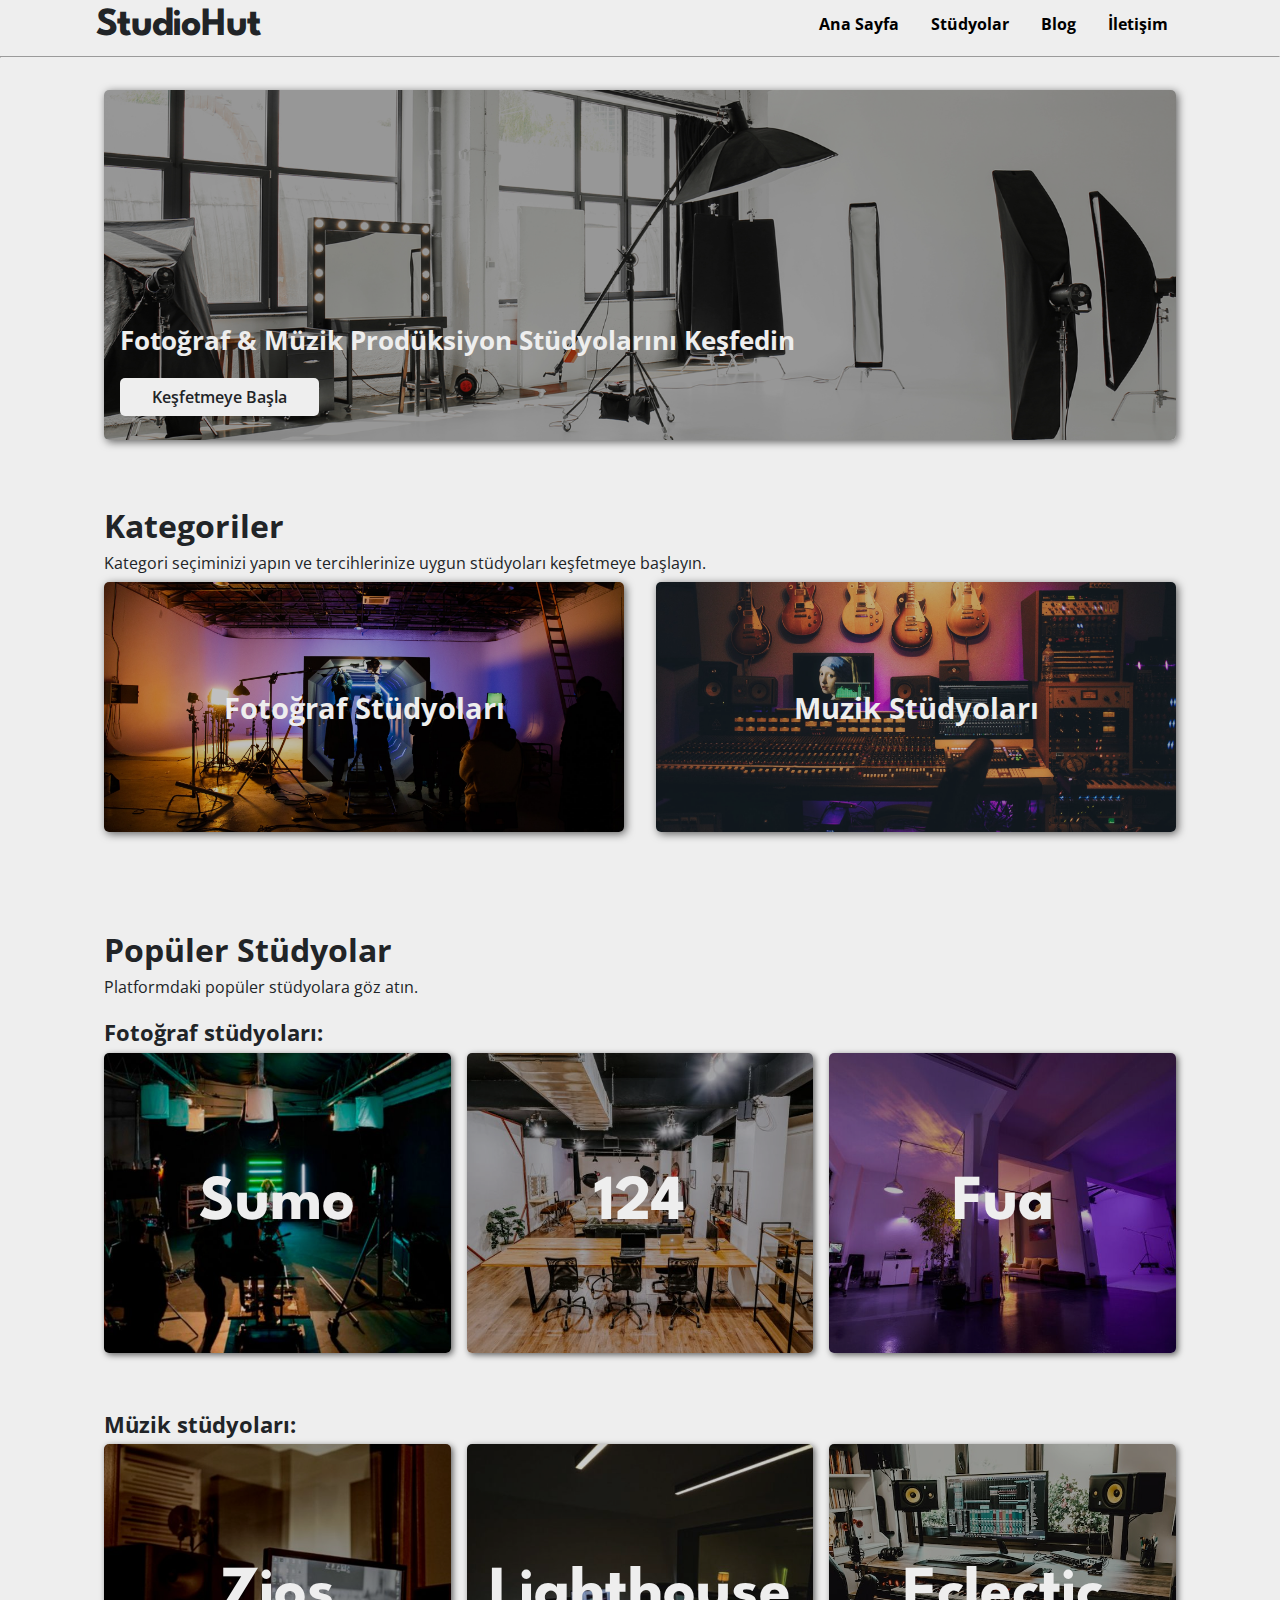
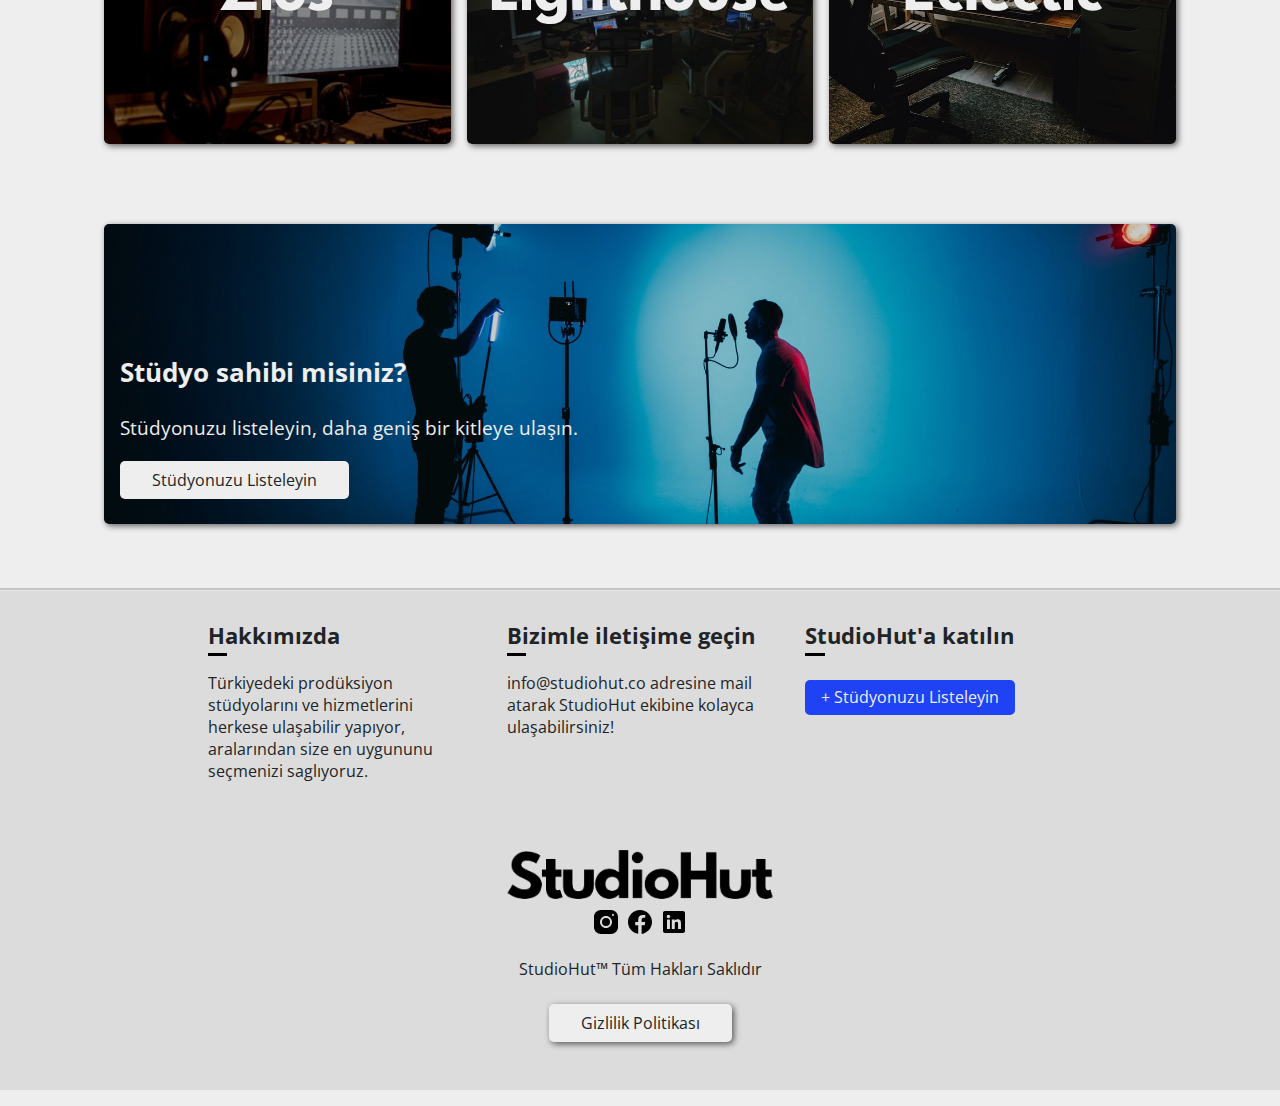
<file: index.html>
<!DOCTYPE html>
<html lang="tr">
  <head>
    <meta charset="UTF-8" />
    <meta http-equiv="X-UA-Compatible" content="IE=edge" />
    <meta name="viewport" content="width=device-width, initial-scale=1.0" />
    <title>StudioHut</title>
    <link rel="icon" type="image/x-icon" href="/images/favicon.ico" />
    <link rel="preconnect" href="https://fonts.googleapis.com" />
    <link rel="preconnect" href="https://fonts.gstatic.com" crossorigin />
    <link
      href="https://fonts.googleapis.com/css2?family=Open+Sans:wght@400;500;600;700;800&display=swap"
      rel="stylesheet"
    />
    <link rel="preconnect" href="https://fonts.googleapis.com" />
    <link rel="preconnect" href="https://fonts.gstatic.com" crossorigin />
    <link
      href="https://fonts.googleapis.com/css2?family=League+Spartan:wght@600;700;900&display=swap"
      rel="stylesheet"
    />
    <link rel="stylesheet" href="/styles/shared.css" />
    <link rel="stylesheet" href="/styles/styles.css" />
    <script src="/JS/mobile-menu.js" defer></script>
  </head>
  <body>
    <header>
      <div id="header-container">
        <div id="logo-container">
          <a href="/index.html" id="site-logo">StudioHut</a>
        </div>
        <button class="nav-toggle" id="menu-status-close">
          <span class="hamburger"></span>
          <span class="hamburger"></span>
          <span class="hamburger"></span>
        </button>

        <nav id="desktop-nav">
          <ul>
            <li><a href="/index.html">Ana Sayfa</a></li>
            <li><a href="">Stüdyolar</a></li>
            <li><a href="">Blog</a></li>
            <li><a href="">İletişim</a></li>
          </ul>
        </nav>

        <aside id="modal">
          <a href="/index.html" id="modal-site-logo">StudioHut</a>
          <div>
            <button class="nav-toggle" id="menu-status-open">
              <span class="hamburger"></span>
              <span class="hamburger"></span>
              <span class="hamburger"></span>
            </button>
          </div>
          <nav>
            <ul>
              <li><a href="/index.html">Ana Sayfa</a></li>
              <li><a href="">Stüdyolar</a></li>
              <li><a href="">Blog</a></li>
              <li><a href="">İletişim</a></li>
            </ul>
          </nav>
        </aside>
      </div>
      <hr />
    </header>
    <main>
      <section class="sections">
        <div id="sections-container">
          <h1>Fotoğraf & Müzik Prodüksiyon Stüdyolarını Keşfedin</h1>
          <a href="" class="section-buttons">Keşfetmeye Başla</a>
          <img src="/images/main photo.jpg" alt="stüdyo" />
        </div>
      </section>

      <section class="sections">
        <h2>Kategoriler</h2>
        <p>
          Kategori seçiminizi yapın ve tercihlerinize uygun stüdyoları
          keşfetmeye başlayın.
        </p>
        <div class="categories-desktop-view">
          <div class="categories" id="photo-studios">
            <img src="/images/photography studio.jpg" alt="fotograf studyosu" />
            <a href="">Fotoğraf Stüdyoları</a>
          </div>

          <div class="categories" id="music-studios">
            <img src="/images/music studio.jpg" alt="muzik studyosu" />
            <a href="">Muzik Stüdyoları</a>
          </div>
        </div>
      </section>

      <section class="sections">
        <h2>Popüler Stüdyolar</h2>
        <p>Platformdaki popüler stüdyolara göz atın.</p>
        <h3 class="h3-pop-studios">Fotoğraf stüdyoları:</h3>

        <div class="popular-desktop-view">
          <div class="popular-studios">
            <img
              src="/images/popular-studios/sumo.jpg"
              alt="studyo sumo"
              id="sumo"
            />
            <a href="">Sumo</a>
          </div>

          <div class="popular-studios">
            <img
              src="/images/popular-studios/124.jpg"
              alt="studyo 124 sanat"
              id="sanat"
            />
            <a href="">124</a>
          </div>

          <div class="popular-studios">
            <img
              src="/images/popular-studios/fua.jpg"
              alt="studyo fua"
              id="fua"
            />
            <a href="">Fua</a>
          </div>
        </div>

        <h3 class="h3-pop-studios" id="h3-top-margin">Müzik stüdyoları:</h3>

        <div class="popular-desktop-view">
          <div class="popular-studios">
            <img
              src="/images/popular-studios/zios.jpg"
              alt="studyo zios"
              id="zios"
            />
            <a href="">Zios</a>
          </div>

          <div class="popular-studios">
            <img
              src="/images/popular-studios/lighthouse.jpg"
              alt="studyo lighthouse"
              id="lighthouse"
            />
            <a href="">Lighthouse</a>
          </div>

          <div class="popular-studios">
            <img
              src="/images/popular-studios/Eclectic.jpg"
              alt="studyo eclectic"
              id="eclectic"
            />
            <a href="">Eclectic</a>
          </div>
        </div>
      </section>

      <section class="sections" id="studio-owners-section">
        <div id="studio-owners">
          <h3>Stüdyo sahibi misiniz?</h3>
          <p>Stüdyonuzu listeleyin, daha geniş bir kitleye ulaşın.</p>
          <a href="/files/list-your-studio.html" class="section-buttons"
            >Stüdyonuzu Listeleyin</a
          >
          <img src="/images/studio owners.jpg" alt="stüdyo sahipleri" />
        </div>
      </section>
    </main>
    <footer>
      <hr />
      <div id="first-footer-container">
        <div class="footer-context-container">
          <h3>Hakkımızda</h3>
          <span></span>
          <p>
            Türkiyedeki prodüksiyon stüdyolarını ve hizmetlerini herkese
            ulaşabilir yapıyor, aralarından size en uygununu seçmenizi
            saglıyoruz.
          </p>
        </div>

        <div class="footer-context-container">
          <h3>Bizimle iletişime geçin</h3>
          <span></span>
          <p>
            info@studiohut.co adresine mail atarak StudioHut ekibine kolayca
            ulaşabilirsiniz!
          </p>
        </div>

        <div class="footer-context-container">
          <h3>StudioHut'a katılın</h3>
          <span></span>
          <a href="/files/list-your-studio.html" id="footer-button"
            >+ Stüdyonuzu Listeleyin</a
          >
        </div>
      </div>

      <div id="second-footer-container">
        <div id="socials">
          <div id="svg-div">
            <a href="/index.html"
              ><img src="/images/StudioHut logo.png" alt="logo"
            /></a>
            <a href="https://www.instagram.com/studiohut.co/" target="_blank">
              <?xml version="1.0"?><svg
                fill="#000000"
                xmlns="http://www.w3.org/2000/svg"
                viewBox="0 0 30 30"
                width="30px"
                height="30px"
              >
                <path
                  d="M 9.9980469 3 C 6.1390469 3 3 6.1419531 3 10.001953 L 3 20.001953 C 3 23.860953 6.1419531 27 10.001953 27 L 20.001953 27 C 23.860953 27 27 23.858047 27 19.998047 L 27 9.9980469 C 27 6.1390469 23.858047 3 19.998047 3 L 9.9980469 3 z M 22 7 C 22.552 7 23 7.448 23 8 C 23 8.552 22.552 9 22 9 C 21.448 9 21 8.552 21 8 C 21 7.448 21.448 7 22 7 z M 15 9 C 18.309 9 21 11.691 21 15 C 21 18.309 18.309 21 15 21 C 11.691 21 9 18.309 9 15 C 9 11.691 11.691 9 15 9 z M 15 11 A 4 4 0 0 0 11 15 A 4 4 0 0 0 15 19 A 4 4 0 0 0 19 15 A 4 4 0 0 0 15 11 z"
                />
              </svg>
            </a>
            <a href="https://www.facebook.com/studiohut/" target="_blank">
              <?xml version="1.0"?><svg
                fill="#000000"
                xmlns="http://www.w3.org/2000/svg"
                viewBox="0 0 30 30"
                width="30px"
                height="30px"
              >
                <path
                  d="M15,3C8.373,3,3,8.373,3,15c0,6.016,4.432,10.984,10.206,11.852V18.18h-2.969v-3.154h2.969v-2.099c0-3.475,1.693-5,4.581-5 c1.383,0,2.115,0.103,2.461,0.149v2.753h-1.97c-1.226,0-1.654,1.163-1.654,2.473v1.724h3.593L19.73,18.18h-3.106v8.697 C22.481,26.083,27,21.075,27,15C27,8.373,21.627,3,15,3z"
                />
              </svg>
            </a>
            <a
              href="https://www.linkedin.com/company/studiohut"
              target="_blank"
            >
              <?xml version="1.0"?><svg
                fill="#000000"
                xmlns="http://www.w3.org/2000/svg"
                viewBox="0 0 30 30"
                width="30px"
                height="30px"
              >
                <path
                  d="M24,4H6C4.895,4,4,4.895,4,6v18c0,1.105,0.895,2,2,2h18c1.105,0,2-0.895,2-2V6C26,4.895,25.105,4,24,4z M10.954,22h-2.95 v-9.492h2.95V22z M9.449,11.151c-0.951,0-1.72-0.771-1.72-1.72c0-0.949,0.77-1.719,1.72-1.719c0.948,0,1.719,0.771,1.719,1.719 C11.168,10.38,10.397,11.151,9.449,11.151z M22.004,22h-2.948v-4.616c0-1.101-0.02-2.517-1.533-2.517 c-1.535,0-1.771,1.199-1.771,2.437V22h-2.948v-9.492h2.83v1.297h0.04c0.394-0.746,1.356-1.533,2.791-1.533 c2.987,0,3.539,1.966,3.539,4.522V22z"
                />
              </svg>
            </a>
            <p>StudioHut&trade; Tüm Hakları Saklıdır</p>
            <a href="/files/privacy-policy.html" id="privacy-policy"
              >Gizlilik Politikası
            </a>
          </div>
        </div>
      </div>
    </footer>
  </body>
</html>
</file>
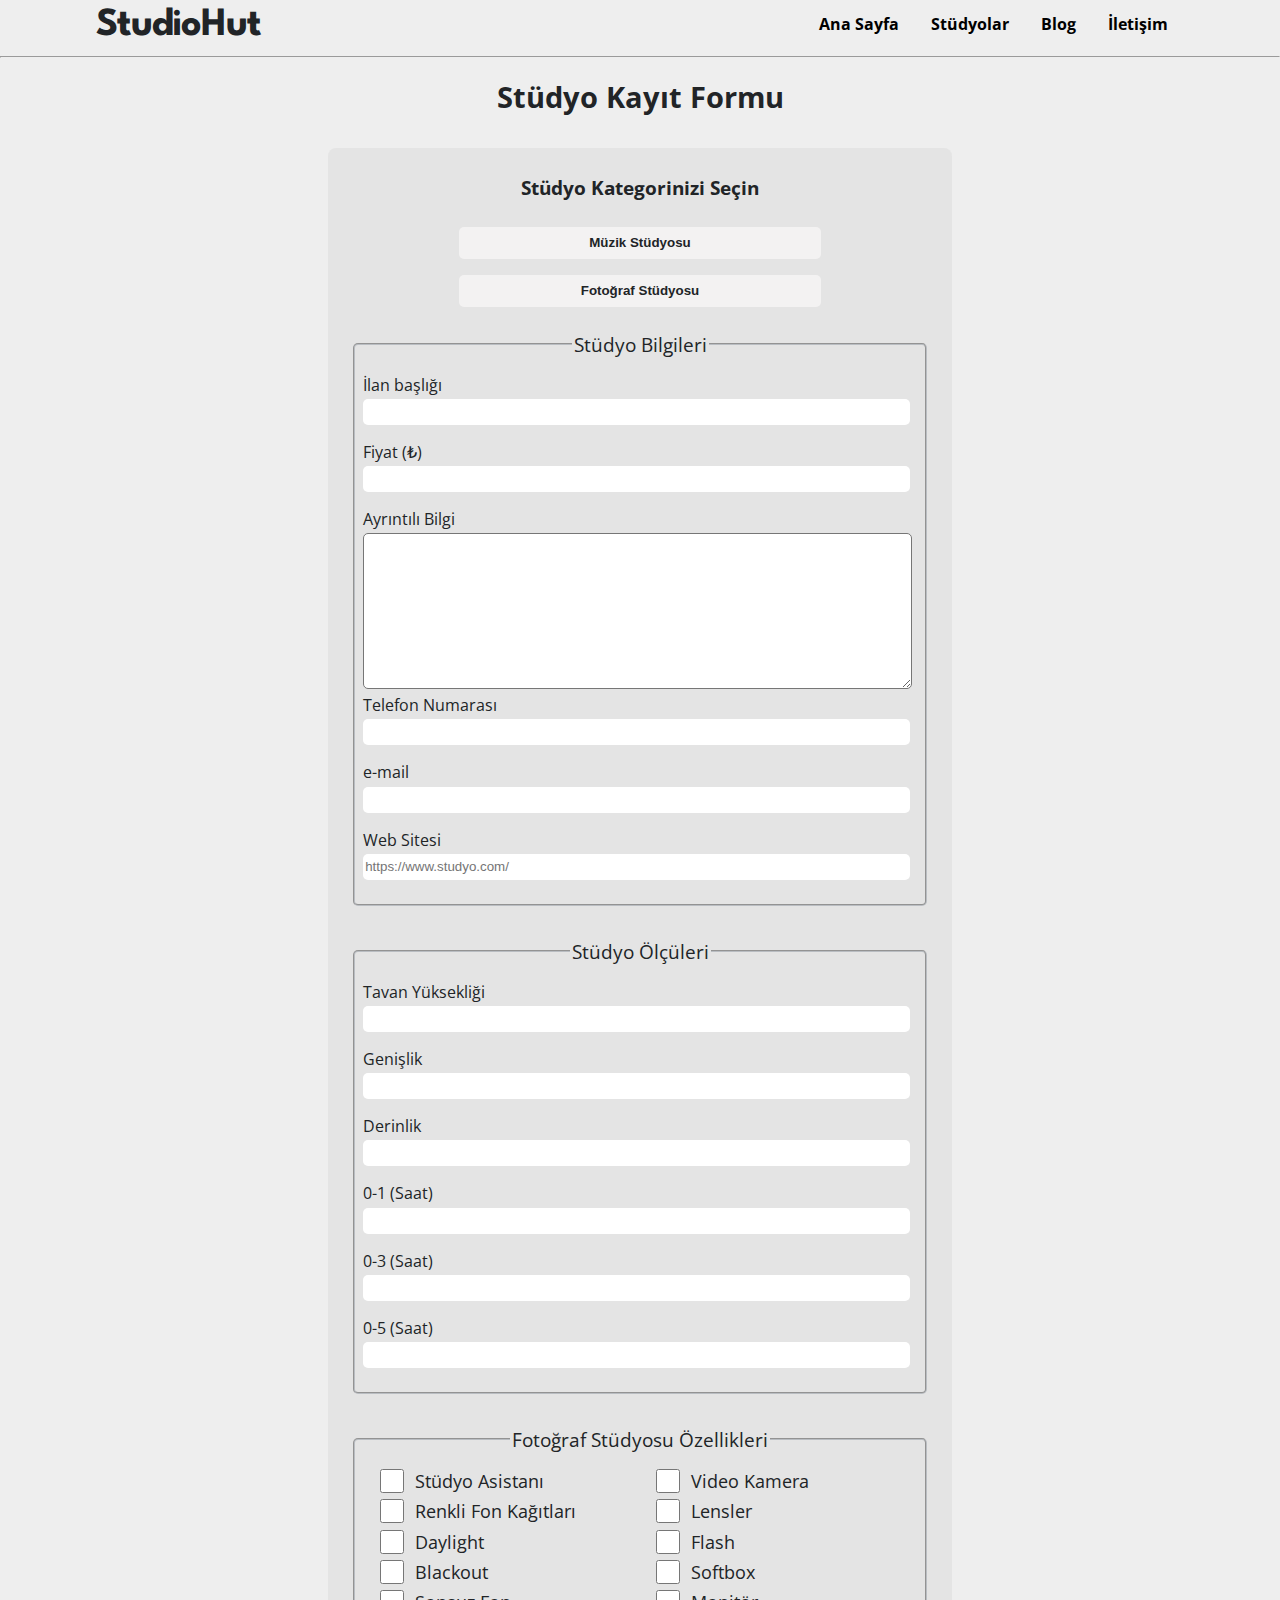
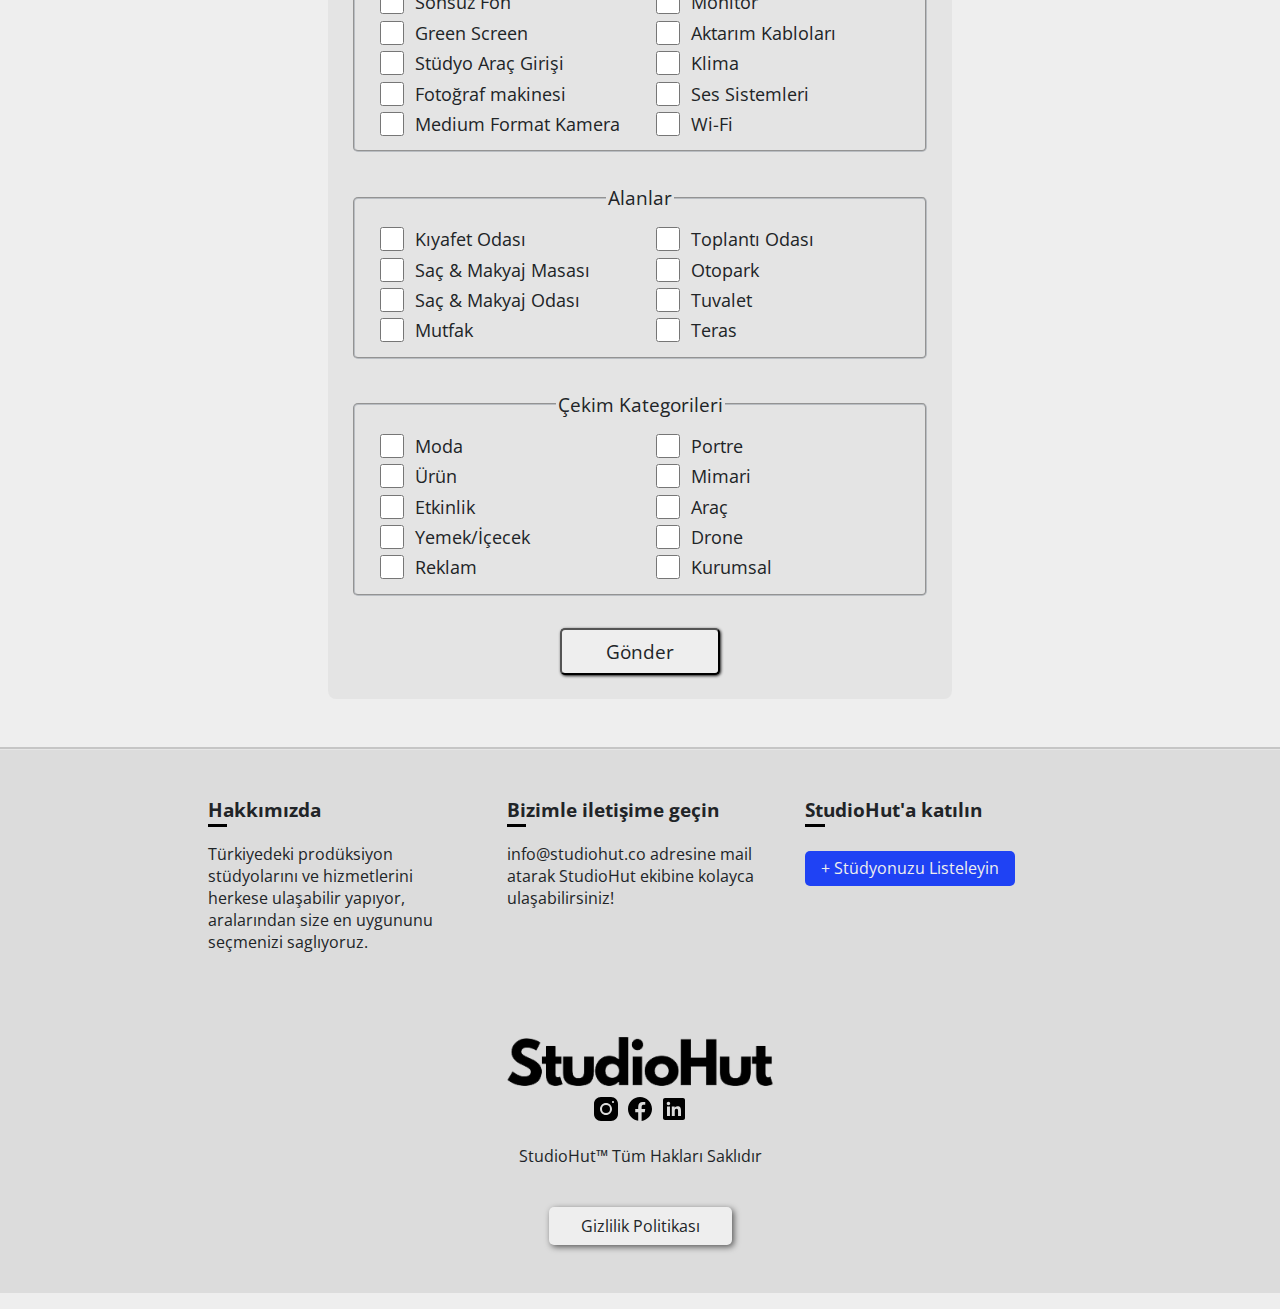
<file: files/enroll-form.html>
<!DOCTYPE html>
<html lang="tr">
  <head>
    <meta charset="UTF-8" />
    <meta http-equiv="X-UA-Compatible" content="IE=edge" />
    <meta name="viewport" content="width=device-width, initial-scale=1.0" />
    <title>StudioHut</title>
    <link rel="icon" type="image/x-icon" href="/images/favicon.ico" />
    <link rel="preconnect" href="https://fonts.googleapis.com" />
    <link rel="preconnect" href="https://fonts.gstatic.com" crossorigin />
    <link
      href="https://fonts.googleapis.com/css2?family=Open+Sans:wght@400;500;600;700;800&display=swap"
      rel="stylesheet"
    />
    <link rel="preconnect" href="https://fonts.googleapis.com" />
    <link rel="preconnect" href="https://fonts.gstatic.com" crossorigin />
    <link
      href="https://fonts.googleapis.com/css2?family=League+Spartan:wght@600;700;900&display=swap"
      rel="stylesheet"
    />
    <link rel="stylesheet" href="/styles/shared.css" />
    <link rel="stylesheet" href="/styles/enroll.css" />
    <script src="/JS/mobile-menu.js" defer></script>
    <script src="/JS/open-form.js" defer></script>
  </head>
  <body>
    <header>
      <div id="header-container">
        <div id="logo-container">
          <a href="/index.html" id="site-logo">StudioHut</a>
        </div>
        <button class="nav-toggle" id="menu-status-close">
          <span class="hamburger"></span>
          <span class="hamburger"></span>
          <span class="hamburger"></span>
        </button>

        <nav id="desktop-nav">
          <ul>
            <li><a href="/index.html">Ana Sayfa</a></li>
            <li><a href="">Stüdyolar</a></li>
            <li><a href="">Blog</a></li>
            <li><a href="">İletişim</a></li>
          </ul>
        </nav>

        <aside id="modal">
          <a href="/index.html" id="modal-site-logo">StudioHut</a>
          <div>
            <button class="nav-toggle" id="menu-status-open">
              <span class="hamburger"></span>
              <span class="hamburger"></span>
              <span class="hamburger"></span>
            </button>
          </div>
          <nav>
            <ul>
              <li><a href="/index.html">Ana Sayfa</a></li>
              <li><a href="">Stüdyolar</a></li>
              <li><a href="">Blog</a></li>
              <li><a href="">İletişim</a></li>
            </ul>
          </nav>
        </aside>
      </div>
      <hr />
    </header>

    <main>
      <h1>Stüdyo Kayıt Formu</h1>

      <section id="enroll-section">
        <h3 id="enroll-page-h3">Stüdyo Kategorinizi Seçin</h3>
        <div id="studio-category-selection">
          <button id="music-form-selected" class="selection-btn">
            Müzik Stüdyosu
          </button>
          <button id="photography-form-selected" class="selection-btn">
            Fotoğraf Stüdyosu
          </button>
        </div>

        <form action="" id="music-form" class="enroll-form">
          <label for="listing-title">İlan başlığı</label>
          <input type="text" id="listing-title" maxlength="60" required />

          <label for="listing-price">Fiyat</label>
          <input
            type="number"
            id="listing-price"
            min="50"
            max="10000"
            required
          />

          <button
            type="submit"
            id="music-form-submit-btn"
            class="form-submit-btn"
          >
            Gönder
          </button>
        </form>

        <form action="" id="photography-form" class="enroll-form">
          <fieldset>
            <legend>Stüdyo Bilgileri</legend>

            <label for="listing-title">İlan başlığı</label>
            <input type="text" id="listing-title" maxlength="60" required />

            <label for="listing-price">Fiyat (₺)</label>
            <input
              type="number"
              id="listing-price"
              min="50"
              max="10000"
              required
            />

            <label for="listing-details">Ayrıntılı Bilgi</label>
            <textarea
              name="Ayrıntılı Bilgi"
              id="listing-details"
              cols="30"
              rows="10"
            ></textarea>

            <label for="phone-number">Telefon Numarası</label>
            <input type="tel" />

            <label for="listing-email">e-mail</label>
            <input type="email" id="listing-email" required />

            <label for="listing-website">Web Sitesi</label>
            <input type="url" placeholder="https://www.studyo.com/" />
          </fieldset>

          <fieldset>
            <legend>Stüdyo Ölçüleri</legend>

            <label for="">Tavan Yüksekliği</label>
            <input type="text" />

            <label for="">Genişlik</label>
            <input type="text" />

            <label for="">Derinlik</label>
            <input type="text" />

            <label for="">0-1 (Saat)</label>
            <input type="text" />

            <label for="">0-3 (Saat)</label>
            <input type="text" />

            <label for="">0-5 (Saat)</label>
            <input type="text" />
          </fieldset>

          <!-- <p>Fotoğraf Stüdyosu Özellikleri</p> -->

          <fieldset>
            <legend>Fotoğraf Stüdyosu Özellikleri</legend>


            <div class="fieldset-desktop-view">  
              <div class="first-part">
            <div class="align-checkbox-item">
              <input
                type="checkbox"
                id="studio-assistant"
                name="studio-features"
                value="studio-assistant"
                class="checkbox-input"
              />
              <label for="studio-assistant" class="checkbox-label">
                Stüdyo Asistanı</label
              >
            </div>

            <div class="align-checkbox-item">
              <input
                type="checkbox"
                id="backdrop-paper"
                name="studio-features"
                value="backdrop-paper"
                class="checkbox-input"
              />
              <label for="backdrop-paper" class="checkbox-label"
                >Renkli Fon Kağıtları</label
              >
            </div>

            <div class="align-checkbox-item">
              <input
                type="checkbox"
                id="daylight"
                name="studio-features"
                value="daylight"
                class="checkbox-input"
              />
              <label for="daylight" class="checkbox-label">Daylight</label>
            </div>

            <div class="align-checkbox-item">
              <input
                type="checkbox"
                id="blackout"
                name="studio-features"
                value="blackout"
                class="checkbox-input"
              />
              <label for="blackout" class="checkbox-label">Blackout</label>
            </div>

            <div class="align-checkbox-item">
              <input
                type="checkbox"
                id="infinity-wall"
                name="studio-features"
                value="infinity-wall"
                class="checkbox-input"
              />
              <label for="infinity-wall" class="checkbox-label"
                >Sonsuz Fon</label
              >
            </div>

            <div class="align-checkbox-item">
              <input
                type="checkbox"
                id="green-screen"
                name="studio-features"
                value="green-screen"
                class="checkbox-input"
              />
              <label for="green-screen" class="checkbox-label"
                >Green Screen</label
              >
            </div>

            <div class="align-checkbox-item">
              <input
                type="checkbox"
                id="car-entry"
                name="studio-features"
                value="car-entry"
                class="checkbox-input"
              />
              <label for="car-entry" class="checkbox-label"
                >Stüdyo Araç Girişi</label
              >
            </div>

            <div class="align-checkbox-item">
              <input
                type="checkbox"
                id="photograpy-camera"
                name="studio-features"
                value="photograpy-camera"
                class="checkbox-input"
              />
              <label for="photograpy-camera" class="checkbox-label"
                >Fotoğraf makinesi</label
              >
            </div>

            <div class="align-checkbox-item">
              <input
                type="checkbox"
                id="medium-format-camera"
                name="studio-features"
                value="medium-format-camera"
                class="checkbox-input"
              />
              <label for="medium-format-camera" class="checkbox-label"
                >Medium Format Kamera</label
              >
            </div>
          </div>


          <div class="second-part">
            <div class="align-checkbox-item">
              <input
                type="checkbox"
                id="video-camera"
                name="studio-features"
                value="video-camera"
                class="checkbox-input"
              />
              <label for="video-camera" class="checkbox-label"
                >Video Kamera</label
              >
            </div>

            <div class="align-checkbox-item">
              <input
                type="checkbox"
                id="lens"
                name="studio-features"
                value="lens"
                class="checkbox-input"
              />
              <label for="lens" class="checkbox-label">Lensler</label>
            </div>

            <div class="align-checkbox-item">
              <input
                type="checkbox"
                id="flash"
                name="studio-features"
                value="flash"
                class="checkbox-input"
              />
              <label for="flash" class="checkbox-label">Flash</label>
            </div>

            <div class="align-checkbox-item">
              <input
                type="checkbox"
                id="softbox"
                name="studio-features"
                value="softbox"
                class="checkbox-input"
              />
              <label for="softbox" class="checkbox-label">Softbox</label>
            </div>

            <div class="align-checkbox-item">
              <input
                type="checkbox"
                id="monitor"
                name="studio-features"
                value="monitor"
                class="checkbox-input"
              />
              <label for="monitor" class="checkbox-label">Monitör</label>
            </div>

            <div class="align-checkbox-item">
              <input
                type="checkbox"
                id="transfer-cables"
                name="studio-features"
                value="transfer-cables"
                class="checkbox-input"
              />
              <label for="transfer-cables" class="checkbox-label"
                >Aktarım Kabloları</label
              >
            </div>

            <div class="align-checkbox-item">
              <input
                type="checkbox"
                id="climate-control"
                name="studio-features"
                value="climate-control"
                class="checkbox-input"
              />
              <label for="climate-control" class="checkbox-label">Klima</label>
            </div>
            <div class="align-checkbox-item">
              <input
                type="checkbox"
                id="music-system"
                name="studio-features"
                value="music-system"
                class="checkbox-input"
              />
              <label for="music-system" class="checkbox-label"
                >Ses Sistemleri</label
              >
            </div>
            <div class="align-checkbox-item">
              <input
                type="checkbox"
                id="wifi"
                name="studio-features"
                value="wifi"
                class="checkbox-input"
              />
              <label for="wifi" class="checkbox-label">Wi-Fi</label>
            </div>
          </div>
          </div>
          </fieldset>








          <fieldset>
            <legend>Alanlar</legend>


            <div class="fieldset-desktop-view">
              <div class="first-part">
            <div class="align-checkbox-item">
              <input
                type="checkbox"
                id="changing-room"
                name="studio-area"
                value="changing-room"
                class="checkbox-input"
              />
              <label for="changing-room" class="checkbox-label">
                Kıyafet Odası</label
              >
            </div>

            <div class="align-checkbox-item">
              <input
                type="checkbox"
                id="makeup-desk"
                name="studio-area"
                value="makeup-desk"
                class="checkbox-input"
              />
              <label for="makeup-desk" class="checkbox-label"
                >Saç & Makyaj Masası</label
              >
            </div>

            <div class="align-checkbox-item">
              <input
                type="checkbox"
                id="makeup-room"
                name="studio-area"
                value="makeup-room"
                class="checkbox-input"
              />
              <label for="makeup-room" class="checkbox-label">Saç & Makyaj Odası</label>
            </div>

            <div class="align-checkbox-item">
              <input
                type="checkbox"
                id="kitchen"
                name="studio-area"
                value="kitchen"
                class="checkbox-input"
              />
              <label for="kitchen" class="checkbox-label">Mutfak</label>
            </div>

            
            </div>

            <div class="second-part">
              <div class="align-checkbox-item">
                <input
                  type="checkbox"
                  id="meeting-room"
                  name="studio-area"
                  value="meeting-room"
                  class="checkbox-input"
                />
                <label for="meeting-room" class="checkbox-label"
                  >Toplantı Odası</label
                >
              </div>

            <div class="align-checkbox-item">
              <input
                type="checkbox"
                id="parking"
                name="studio-area"
                value="parking"
                class="checkbox-input"
              />
              <label for="parking" class="checkbox-label"
                >Otopark</label
              >
            </div>

            <div class="align-checkbox-item">
              <input
                type="checkbox"
                id="toilet"
                name="studio-area"
                value="toilet"
                class="checkbox-input"
              />
              <label for="toilet" class="checkbox-label"
                >Tuvalet</label
              >
            </div>

            <div class="align-checkbox-item">
              <input
                type="checkbox"
                id="terrace"
                name="studio-area"
                value="terrace"
                class="checkbox-input"
              />
              <label for="terrace" class="checkbox-label"
                >Teras</label
              >
            </div>

          


          </div>

        </fieldset>






        <fieldset>
          <legend>Çekim Kategorileri</legend>


          <div class="fieldset-desktop-view">
            <div class="first-part">
          <div class="align-checkbox-item">
            <input
              type="checkbox"
              id="fashion"
              name="studio-shoot-type"
              value="fashion"
              class="checkbox-input"
            />
            <label for="fashion" class="checkbox-label">
              Moda</label
            >
          </div>

          <div class="align-checkbox-item">
            <input
              type="checkbox"
              id="product"
              name="studio-shoot-type"
              value="product"
              class="checkbox-input"
            />
            <label for="product" class="checkbox-label">
              Ürün</label
            >
          </div>

          <div class="align-checkbox-item">
            <input
              type="checkbox"
              id="event"
              name="studio-shoot-type"
              value="event"
              class="checkbox-input"
            />
            <label for="event" class="checkbox-label"
              >Etkinlik</label
            >
          </div>

          <div class="align-checkbox-item">
            <input
              type="checkbox"
              id="food-drinks"
              name="studio-shoot-type"
              value="food-drinks"
              class="checkbox-input"
            />
            <label for="food-drinks" class="checkbox-label">Yemek/İçecek</label>
          </div>

          <div class="align-checkbox-item">
            <input
              type="checkbox"
              id="advertising"
              name="studio-shoot-type"
              value="advertising"
              class="checkbox-input"
            />
            <label for="advertising" class="checkbox-label">Reklam</label>
          </div>

          
          </div>

          <div class="second-part">
            <div class="align-checkbox-item">
              <input
                type="checkbox"
                id="portrait"
                name="studio-shoot-type"
                value="portrait"
                class="checkbox-input"
              />
              <label for="portrait" class="checkbox-label"
                >Portre</label
              >
            </div>

            <div class="align-checkbox-item">
              <input
                type="checkbox"
                id="architecture"
                name="studio-shoot-type"
                value="architecture"
                class="checkbox-input"
              />
              <label for="architecture" class="checkbox-label"
                >Mimari</label
              >
            </div>

          <div class="align-checkbox-item">
            <input
              type="checkbox"
              id="vehicle"
              name="studio-shoot-type"
              value="vehicle"
              class="checkbox-input"
            />
            <label for="vehicle" class="checkbox-label"
              >Araç</label
            >
          </div>

          <div class="align-checkbox-item">
            <input
              type="checkbox"
              id="drone"
              name="studio-shoot-type"
              value="drone"
              class="checkbox-input"
            />
            <label for="drone" class="checkbox-label"
              >Drone</label
            >
          </div>

          <div class="align-checkbox-item">
            <input
              type="checkbox"
              id="commercial"
              name="studio-shoot-type"
              value="commercial"
              class="checkbox-input"
            />
            <label for="commercial" class="checkbox-label"
              >Kurumsal</label
            >
          </div>

        


        </div>

      </fieldset>


















          <button
            type="submit"
            id="photo-form-submit-btn"
            class="form-submit-btn"
          >
            Gönder
          </button>
        </form>
      </section>
    </main>

    <footer>
      <hr />
      <div id="first-footer-container">
        <div class="footer-context-container">
          <h3>Hakkımızda</h3>
          <span></span>
          <p>
            Türkiyedeki prodüksiyon stüdyolarını ve hizmetlerini herkese
            ulaşabilir yapıyor, aralarından size en uygununu seçmenizi
            saglıyoruz.
          </p>
        </div>

        <div class="footer-context-container">
          <h3>Bizimle iletişime geçin</h3>
          <span></span>
          <p>
            info@studiohut.co adresine mail atarak StudioHut ekibine kolayca
            ulaşabilirsiniz!
          </p>
        </div>

        <div class="footer-context-container">
          <h3>StudioHut'a katılın</h3>
          <span></span>
          <a href="/files/list-your-studio.html" id="footer-button"
            >+ Stüdyonuzu Listeleyin</a
          >
        </div>
      </div>

      <div id="second-footer-container">
        <div id="socials">
          <div id="svg-div">
            <a href="/index.html"
              ><img src="/images/StudioHut logo.png" alt="logo"
            /></a>
            <a href="https://www.instagram.com/studiohut.co/" target="_blank">
              <?xml version="1.0"?><svg
                fill="#000000"
                xmlns="http://www.w3.org/2000/svg"
                viewBox="0 0 30 30"
                width="30px"
                height="30px"
              >
                <path
                  d="M 9.9980469 3 C 6.1390469 3 3 6.1419531 3 10.001953 L 3 20.001953 C 3 23.860953 6.1419531 27 10.001953 27 L 20.001953 27 C 23.860953 27 27 23.858047 27 19.998047 L 27 9.9980469 C 27 6.1390469 23.858047 3 19.998047 3 L 9.9980469 3 z M 22 7 C 22.552 7 23 7.448 23 8 C 23 8.552 22.552 9 22 9 C 21.448 9 21 8.552 21 8 C 21 7.448 21.448 7 22 7 z M 15 9 C 18.309 9 21 11.691 21 15 C 21 18.309 18.309 21 15 21 C 11.691 21 9 18.309 9 15 C 9 11.691 11.691 9 15 9 z M 15 11 A 4 4 0 0 0 11 15 A 4 4 0 0 0 15 19 A 4 4 0 0 0 19 15 A 4 4 0 0 0 15 11 z"
                />
              </svg>
            </a>
            <a href="https://www.facebook.com/studiohut/" target="_blank">
              <?xml version="1.0"?><svg
                fill="#000000"
                xmlns="http://www.w3.org/2000/svg"
                viewBox="0 0 30 30"
                width="30px"
                height="30px"
              >
                <path
                  d="M15,3C8.373,3,3,8.373,3,15c0,6.016,4.432,10.984,10.206,11.852V18.18h-2.969v-3.154h2.969v-2.099c0-3.475,1.693-5,4.581-5 c1.383,0,2.115,0.103,2.461,0.149v2.753h-1.97c-1.226,0-1.654,1.163-1.654,2.473v1.724h3.593L19.73,18.18h-3.106v8.697 C22.481,26.083,27,21.075,27,15C27,8.373,21.627,3,15,3z"
                />
              </svg>
            </a>
            <a
              href="https://www.linkedin.com/company/studiohut"
              target="_blank"
            >
              <?xml version="1.0"?><svg
                fill="#000000"
                xmlns="http://www.w3.org/2000/svg"
                viewBox="0 0 30 30"
                width="30px"
                height="30px"
              >
                <path
                  d="M24,4H6C4.895,4,4,4.895,4,6v18c0,1.105,0.895,2,2,2h18c1.105,0,2-0.895,2-2V6C26,4.895,25.105,4,24,4z M10.954,22h-2.95 v-9.492h2.95V22z M9.449,11.151c-0.951,0-1.72-0.771-1.72-1.72c0-0.949,0.77-1.719,1.72-1.719c0.948,0,1.719,0.771,1.719,1.719 C11.168,10.38,10.397,11.151,9.449,11.151z M22.004,22h-2.948v-4.616c0-1.101-0.02-2.517-1.533-2.517 c-1.535,0-1.771,1.199-1.771,2.437V22h-2.948v-9.492h2.83v1.297h0.04c0.394-0.746,1.356-1.533,2.791-1.533 c2.987,0,3.539,1.966,3.539,4.522V22z"
                />
              </svg>
            </a>
            <p>StudioHut&trade; Tüm Hakları Saklıdır</p>
            <a href="/files/privacy-policy.html" id="privacy-policy"
              >Gizlilik Politikası
            </a>
          </div>
        </div>
      </div>
    </footer>
  </body>
</html>
</file>
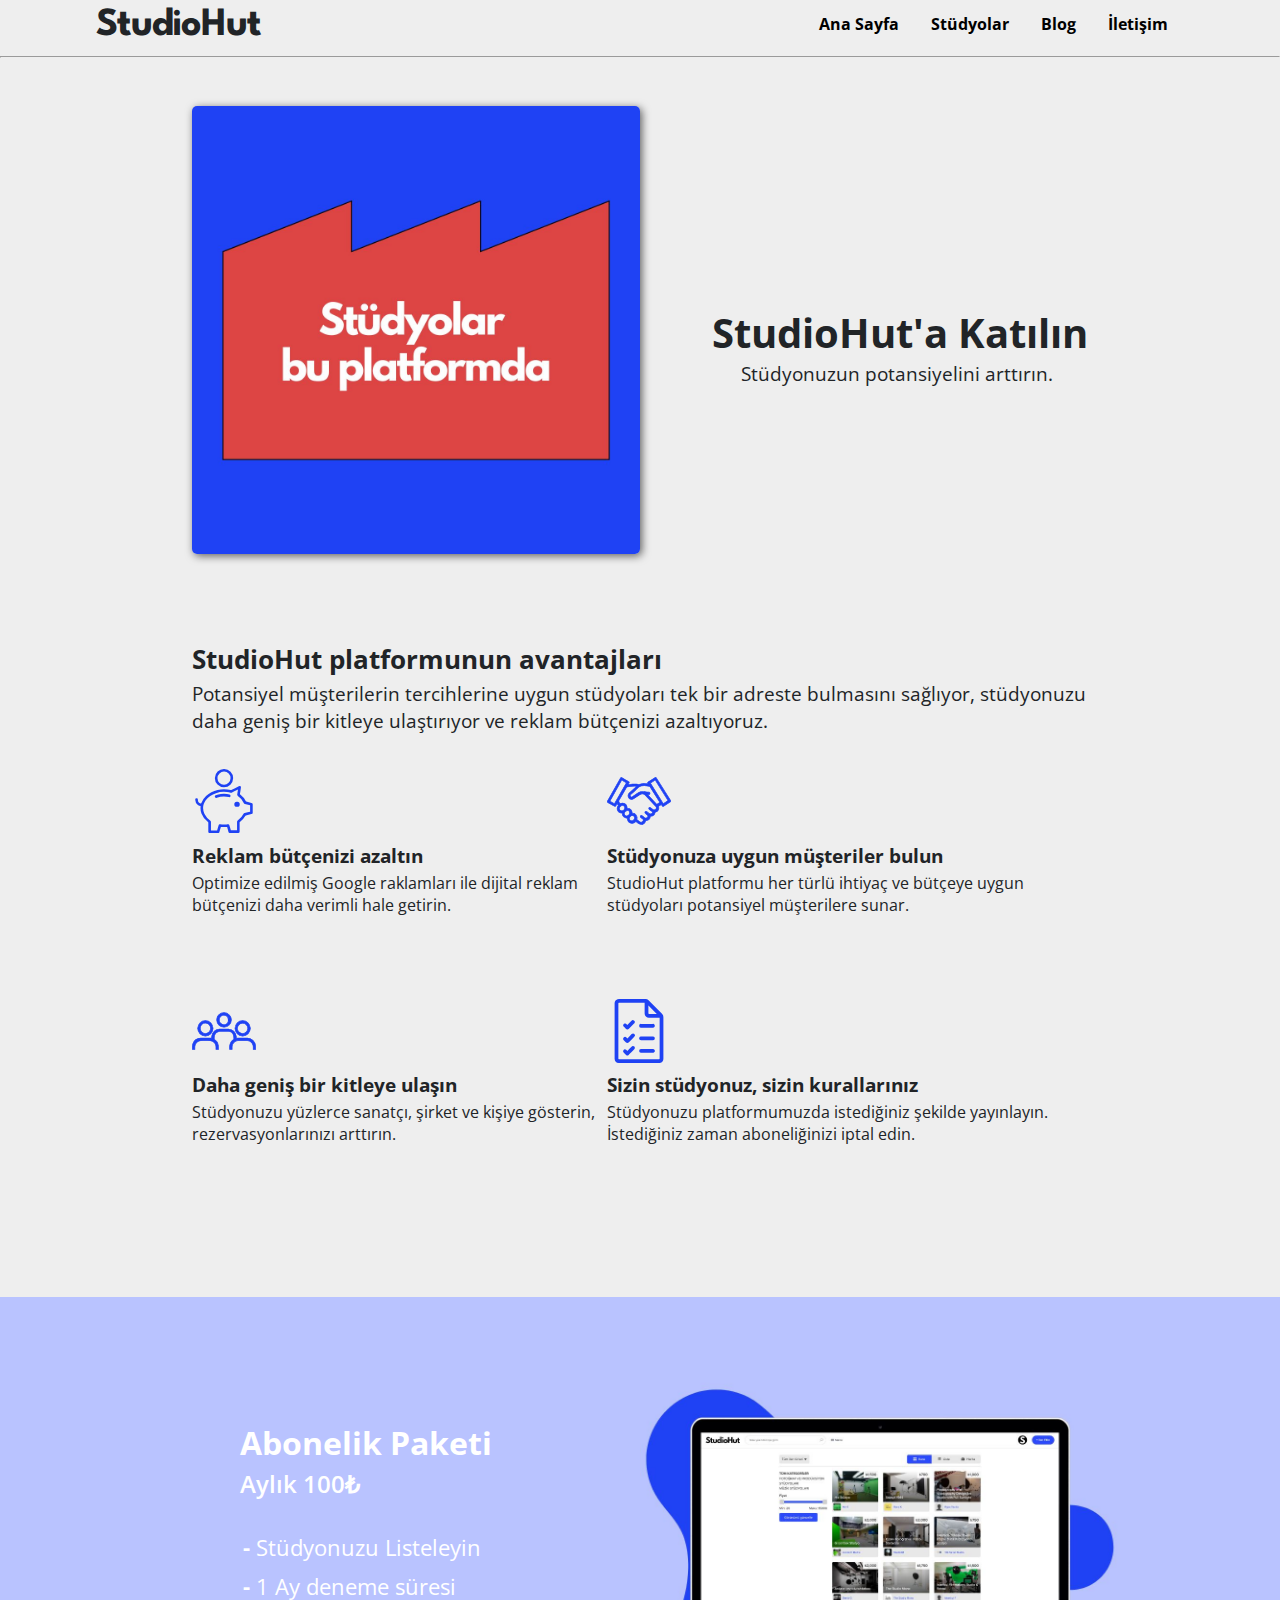
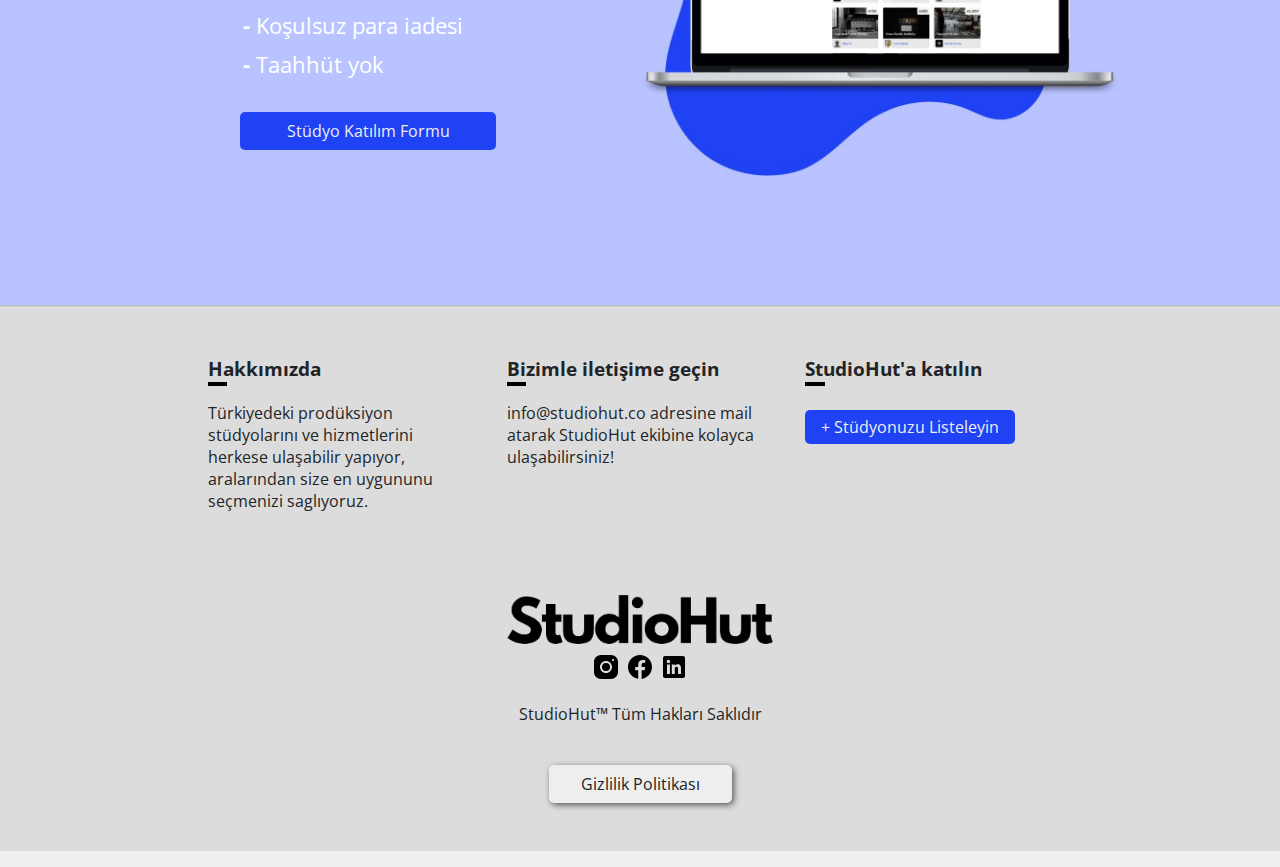
<file: files/list-your-studio.html>
<!DOCTYPE html>
<html lang="tr">
  <head>
    <meta charset="UTF-8" />
    <meta http-equiv="X-UA-Compatible" content="IE=edge" />
    <meta name="viewport" content="width=device-width, initial-scale=1.0" />
    <title>Stüdyonuzu Listeleyin</title>
    <link rel="icon" type="image/x-icon" href="/images/favicon.ico" />
    <link rel="preconnect" href="https://fonts.googleapis.com" />
    <link rel="preconnect" href="https://fonts.gstatic.com" crossorigin />
    <link
      href="https://fonts.googleapis.com/css2?family=Open+Sans:wght@400;500;600;700;800&display=swap"
      rel="stylesheet"
    />
    <link rel="preconnect" href="https://fonts.googleapis.com" />
    <link rel="preconnect" href="https://fonts.gstatic.com" crossorigin />
    <link
      href="https://fonts.googleapis.com/css2?family=League+Spartan:wght@700;900&display=swap"
      rel="stylesheet"
    />
    <link rel="stylesheet" href="/styles/shared.css" />
    <link rel="stylesheet" href="/styles/list-your-studio.css" />
    <script src="/JS/mobile-menu.js" defer></script>
  </head>
  <body>
    <header>
      <div id="header-container">
        <div id="logo-container">
          <a href="/index.html" id="site-logo">StudioHut</a>
        </div>
        <button class="nav-toggle" id="menu-status-close">
          <span class="hamburger"></span>
          <span class="hamburger"></span>
          <span class="hamburger"></span>
        </button>

        <nav id="desktop-nav">
          <ul>
            <li><a href="/index.html">Ana Sayfa</a></li>
            <li><a href="">Stüdyolar</a></li>
            <li><a href="">Blog</a></li>
            <li><a href="">İletişim</a></li>
          </ul>
        </nav>

        <aside id="modal">
          <a href="/index.html" id="modal-site-logo">StudioHut</a>
          <div>
            <button class="nav-toggle" id="menu-status-open">
              <span class="hamburger"></span>
              <span class="hamburger"></span>
              <span class="hamburger"></span>
            </button>
          </div>
          <nav>
            <ul>
              <li><a href="/index.html">Ana Sayfa</a></li>
              <li><a href="">Stüdyolar</a></li>
              <li><a href="">Blog</a></li>
              <li><a href="">İletişim</a></li>
            </ul>
          </nav>
        </aside>
      </div>
      <hr />
    </header>

    <main>
      <section class="main-information">
        <div id="first-div">
          <div id="first-context">
            <h1>StudioHut'a Katılın</h1>
            <p>Stüdyonuzun potansiyelini arttırın.</p>
          </div>
          <img
            src="/images/list-your-studio-images/Decor for listings page.jpg"
            alt=""
            id="hero-img"
          />
        </div>

        <div id="advantage-context">
          <h2>StudioHut platformunun avantajları</h2>
          <p>
            Potansiyel müşterilerin tercihlerine uygun stüdyoları tek bir
            adreste bulmasını sağlıyor, stüdyonuzu daha geniş bir kitleye
            ulaştırıyor ve reklam bütçenizi azaltıyoruz.
          </p>
        </div>

        <div id="main-advantage-container">
          <div class="advantage-line">
            <div class="advantage-box">
              <svg xmlns="http://www.w3.org/2000/svg" viewBox="0 0 89.8 100">
                <defs>
                  <style>
                    .cls-1 {
                      fill: #1f42f4;
                    }
                  </style>
                </defs>
                <g id="Layer_2" data-name="Layer 2">
                  <g id="Layer_1-2" data-name="Layer 1">
                    <path
                      class="cls-1"
                      d="M49.77,90.5c-1.7.11-3.31.29-4.92.29s-3.18-.19-4.84-.3l-1.19,4.07c-.36,1.24-.71,2.49-1.08,3.73a2.06,2.06,0,0,1-2.3,1.71H22.8a2.13,2.13,0,0,1-2.41-2.4c0-4.6,0-9.2,0-13.8a1.17,1.17,0,0,0-.54-1.07A29.18,29.18,0,0,1,9.64,69.44,23.37,23.37,0,0,1,8.29,58.83c0-.26,0-.54.06-.85a11.21,11.21,0,0,1-4.29-1.89A9.87,9.87,0,0,1,0,48.32a2.09,2.09,0,0,1,1.89-2.46,2.12,2.12,0,0,1,2.2,2.32A5.72,5.72,0,0,0,8.4,53.83c.61.18.9.11,1.13-.57a26.54,26.54,0,0,1,7.32-11.19,38,38,0,0,1,18-9.34,44.72,44.72,0,0,1,20.58.14,1.35,1.35,0,0,0,.88-.12c3.92-1.93,7.82-3.88,11.73-5.84a2.35,2.35,0,0,1,2.15-.2,1.93,1.93,0,0,1,1.15,2.18c-.26,2-.59,4-.9,6.08-.2,1.3-.38,2.61-.61,3.91a.94.94,0,0,0,.43,1A30,30,0,0,1,79.06,50.4a1.2,1.2,0,0,0,.69.54c2.66.7,5.33,1.36,8,2,1.59.4,2,1,2,2.65v12.3a2.19,2.19,0,0,1-2,2.52c-2.89.74-5.78,1.46-8.66,2.22a1.23,1.23,0,0,0-.71.53,30.6,30.6,0,0,1-8.63,9.66,1.07,1.07,0,0,0-.46,1q0,6.77,0,13.53a4,4,0,0,1-.18,1.34,1.93,1.93,0,0,1-2,1.3q-6.6,0-13.19,0a2,2,0,0,1-2-1.66C51.37,96,50.7,93.62,50,91.26,49.94,91,49.85,90.74,49.77,90.5ZM85.69,56.69l-8.16-2.07A2.13,2.13,0,0,1,76,53.33a26.31,26.31,0,0,0-9.42-11.2,2.11,2.11,0,0,1-1-2.23c.22-1.41.43-2.83.64-4.25.17-1.13.34-2.26.52-3.5L66,32.5c-2.84,1.43-5.7,2.85-8.53,4.3a3,3,0,0,1-2.17.24c-1.92-.39-3.83-.83-5.77-1a39.65,39.65,0,0,0-17.2,1.69c-6.46,2.15-12.06,5.61-16,11.26-4.74,6.75-5.41,14-1.87,21.44a25.18,25.18,0,0,0,8.74,9.86,2.76,2.76,0,0,1,1.32,2.51c0,4.12,0,8.24,0,12.37v.75h9.66c.06-.19.12-.37.17-.54l2.16-7.47a2,2,0,0,1,2.47-1.58,38.64,38.64,0,0,0,10,.22c.67-.08,1.35-.15,2-.25a2,2,0,0,1,2.31,1.56c.79,2.68,1.56,5.37,2.33,8h9.68V95c0-4,0-8.06,0-12.1a3,3,0,0,1,1.43-2.79,26,26,0,0,0,8.73-10,2.32,2.32,0,0,1,1.62-1.25l4.83-1.21,3.79-1Z"
                    />
                    <path
                      class="cls-1"
                      d="M44.86,28.56a14.28,14.28,0,1,1,14.32-14A14.3,14.3,0,0,1,44.86,28.56Zm0-4.11A10.2,10.2,0,1,0,34.71,14,10.14,10.14,0,0,0,44.84,24.45Z"
                    />
                    <path
                      class="cls-1"
                      d="M55.1,41.79a2,2,0,0,1-2.64,2,33.32,33.32,0,0,0-7.57-.89,31,31,0,0,0-11.15,2,2.13,2.13,0,0,1-2.57-.38A2,2,0,0,1,32,41.14a31.34,31.34,0,0,1,8-2.08,36.1,36.1,0,0,1,9.46,0c1.32.18,2.64.44,4,.73A2,2,0,0,1,55.1,41.79Z"
                    />
                    <path
                      class="cls-1"
                      d="M65.27,59.14a4.06,4.06,0,1,1,0-8.11,4.06,4.06,0,1,1,0,8.11Z"
                    />
                  </g>
                </g>
              </svg>
              <h4>Reklam bütçenizi azaltın</h4>
              <p>
                Optimize edilmiş Google raklamları ile dijital reklam bütçenizi
                daha verimli hale getirin.
              </p>
            </div>
            <div class="advantage-box">
              <svg xmlns="http://www.w3.org/2000/svg" viewBox="0 0 100 58.3">
                <defs>
                  <style>
                    .cls-1 {
                      fill: #1f42f4;
                    }
                  </style>
                </defs>
                <g id="Layer_2" data-name="Layer 2">
                  <g id="Layer_1-2" data-name="Layer 1">
                    <path
                      class="cls-1"
                      d="M4.45,57.81H.63c0-.05-.1-.08-.1-.12,0-2.93-.27-5.87.82-8.71A13.62,13.62,0,0,1,13.6,40.21c4.86-.08,9.72,0,14.59,0,.81,0,1.63.16,2.43.24.12-1.27.16-2.56.37-3.82A12.7,12.7,0,0,1,43,26.06q7-.14,13.93,0A12.78,12.78,0,0,1,69.25,37.8c.07.87.09,1.74.14,2.69a18.71,18.71,0,0,1,1.92-.25c1.29-.06,2.58-.06,3.87-.06,3.79,0,7.58,0,11.38,0A13.47,13.47,0,0,1,99.39,51.75a50.28,50.28,0,0,1,0,6h-3.8c0-1.23,0-2.46,0-3.69a9.5,9.5,0,0,0-2-6.12,9,9,0,0,0-7.09-3.77c-4.91-.12-9.82-.09-14.73,0a9.56,9.56,0,0,0-9.11,9.12c-.07,1.48,0,3,0,4.49H58.77c-.16-4.18-.18-8.29,2.48-11.87a13.28,13.28,0,0,1,3.56-3.41,1,1,0,0,0,.54-1,36.74,36.74,0,0,0-.4-5.06A8.63,8.63,0,0,0,56.8,30c-4.47,0-8.94-.06-13.42,0a8.82,8.82,0,0,0-8.63,8.4c0,1.07,0,2.14,0,3.21a1.14,1.14,0,0,0,.42.81,12.92,12.92,0,0,1,5.94,9.21c.29,2,.22,4.06.31,6.16h-4V54.07a9.7,9.7,0,0,0-2-6.12,9,9,0,0,0-7.17-3.76c-4.89-.12-9.78-.1-14.66,0a9.63,9.63,0,0,0-9.1,9.13C4.42,54.78,4.45,56.26,4.45,57.81Z"
                    />
                    <path
                      class="cls-1"
                      d="M5,58.3H.41l-.15-.16A.62.62,0,0,1,0,57.69c0-.43,0-.87,0-1.31A19.57,19.57,0,0,1,.89,48.8a14.06,14.06,0,0,1,12.7-9.08c4-.07,8.05,0,12,0l2.63,0a14.24,14.24,0,0,1,1.74.15l.24,0c0-.23,0-.47,0-.7.07-.87.14-1.77.28-2.65A13.17,13.17,0,0,1,43,25.57c4.77-.1,9.46-.1,13.95,0A13.27,13.27,0,0,1,69.75,37.76c0,.6.07,1.2.09,1.82l0,.34h.06a12.5,12.5,0,0,1,1.37-.17c1.35-.05,2.72-.06,3.89-.06h3.1c2.71,0,5.52,0,8.29,0a14,14,0,0,1,13.31,12,27.66,27.66,0,0,1,.08,4.17c0,.63,0,1.27,0,1.91v.5H95.13V56.63c0-.85,0-1.71,0-2.56a9.08,9.08,0,0,0-1.88-5.81,8.52,8.52,0,0,0-6.71-3.57c-4.28-.11-8.82-.11-14.72,0a9,9,0,0,0-8.61,8.65c-.05,1,0,2,0,3,0,.48,0,1,0,1.44v.5H58.3l0-.48c-.18-4.53-.11-8.57,2.58-12.18a13.31,13.31,0,0,1,3.69-3.53c.28-.19.33-.3.31-.54,0-.58-.07-1.16-.09-1.75a16.89,16.89,0,0,0-.3-3.24,8.17,8.17,0,0,0-7.67-6.07c-5-.06-9.36-.06-13.41,0a8.31,8.31,0,0,0-8.14,7.94c0,1-.06,2.1,0,3.16a.73.73,0,0,0,.21.42,13.43,13.43,0,0,1,6.15,9.55,35.69,35.69,0,0,1,.26,4.26c0,.64,0,1.29.06,1.94l0,.52h-5V56.64c0-.86,0-1.72,0-2.57A9.25,9.25,0,0,0,35,48.25a8.5,8.5,0,0,0-6.79-3.57c-4.33-.1-9-.1-14.64,0A9.13,9.13,0,0,0,5,53.31c0,1,0,2,0,3ZM1,57.31H4v-1c0-1,0-2.06,0-3.07a10.16,10.16,0,0,1,9.59-9.61c5.67-.09,10.34-.09,14.68,0a9.54,9.54,0,0,1,7.55,4,10.21,10.21,0,0,1,2.1,6.43c0,.85,0,1.7,0,2.56v.64h3c0-.49,0-1,0-1.45a34.62,34.62,0,0,0-.25-4.14,12.44,12.44,0,0,0-5.72-8.86,1.67,1.67,0,0,1-.65-1.21c0-1.09,0-2.19,0-3.25a9.31,9.31,0,0,1,9.12-8.88c4.06,0,8.45,0,13.43,0a9.06,9.06,0,0,1,8.62,6.84,17.33,17.33,0,0,1,.33,3.43c0,.57,0,1.13.09,1.7a1.45,1.45,0,0,1-.78,1.45,12.58,12.58,0,0,0-3.42,3.29c-2.4,3.23-2.54,6.93-2.4,11.08h3c0-.32,0-.63,0-.94,0-1,0-2.06,0-3.08a10.05,10.05,0,0,1,9.59-9.59c5.91-.09,10.46-.09,14.75,0a9.5,9.5,0,0,1,7.48,4,10.12,10.12,0,0,1,2.08,6.43c0,.84,0,1.69,0,2.53v.66h2.82c0-.49,0-1,0-1.46a24.22,24.22,0,0,0-.08-4,13,13,0,0,0-12.35-11.1c-2.75-.07-5.55-.05-8.26-.05h-3.1c-1.16,0-2.51,0-3.85.06a11.77,11.77,0,0,0-1.25.15l-.63.1-.53.07-.07-1.43c0-.61,0-1.2-.09-1.78A12.26,12.26,0,0,0,57,26.56c-4.48-.1-9.16-.1-13.91,0A12.17,12.17,0,0,0,31.48,36.71c-.14.84-.2,1.72-.27,2.57,0,.4-.06.81-.1,1.22l0,.5-.5,0-.77-.1a12.81,12.81,0,0,0-1.62-.14l-2.63,0c-3.91,0-8,0-11.94,0A13.06,13.06,0,0,0,1.82,49.15,18.45,18.45,0,0,0,1,56.37C1,56.68,1,57,1,57.31Z"
                    />
                    <path
                      class="cls-1"
                      d="M33,25A12.06,12.06,0,1,1,21,13,12.08,12.08,0,0,1,33,25ZM12.84,25a8.07,8.07,0,1,0,8.09-8A8,8,0,0,0,12.84,25Z"
                    />
                    <path
                      class="cls-1"
                      d="M20.9,37.55A12.45,12.45,0,0,1,12,33.83,12.33,12.33,0,0,1,8.35,25,12.67,12.67,0,0,1,20.88,12.45H21A12.63,12.63,0,0,1,33.45,25h0A12.6,12.6,0,0,1,20.94,37.55Zm0-24.11a11.38,11.38,0,0,0-8.09,3.39A11.53,11.53,0,0,0,9.34,25a11.34,11.34,0,0,0,3.39,8.12,11.48,11.48,0,0,0,8.17,3.43h0A11.61,11.61,0,0,0,32.46,25h0A11.64,11.64,0,0,0,21,13.44Zm0,20.13h0a8.56,8.56,0,0,1,.05-17.12A8.54,8.54,0,0,1,29.46,25,8.57,8.57,0,0,1,20.91,33.57ZM12.84,25h.5a7.58,7.58,0,0,0,7.54,7.6h0A7.58,7.58,0,0,0,28.47,25,7.57,7.57,0,1,0,13.34,25Z"
                    />
                    <path
                      class="cls-1"
                      d="M79.14,37.05A12.05,12.05,0,1,1,91.22,25,12.09,12.09,0,0,1,79.14,37.05ZM87.22,25a8.06,8.06,0,1,0-8,8.11A8.05,8.05,0,0,0,87.22,25Z"
                    />
                    <path
                      class="cls-1"
                      d="M79.15,37.55h0A12.6,12.6,0,0,1,66.61,25,12.58,12.58,0,0,1,79.1,12.45h.07A12.67,12.67,0,0,1,91.71,25,12.62,12.62,0,0,1,79.15,37.55ZM79.1,13.44A11.72,11.72,0,0,0,67.6,25,11.33,11.33,0,0,0,71,33.11a11.47,11.47,0,0,0,8.19,3.45h0a11.47,11.47,0,0,0,8.2-3.45A11.32,11.32,0,0,0,90.72,25,11.67,11.67,0,0,0,79.17,13.44Zm.06,20.12a8.56,8.56,0,0,1-.07-17.11,8.42,8.42,0,0,1,6.08,2.47,8.52,8.52,0,0,1,2.55,6h0a8.56,8.56,0,0,1-8.51,8.61Zm0-16.12H79.1a7.49,7.49,0,0,0-7.51,7.62,7.58,7.58,0,0,0,7.57,7.51h0A7.58,7.58,0,0,0,86.73,25h0a7.58,7.58,0,0,0-7.57-7.52Z"
                    />
                    <path
                      class="cls-1"
                      d="M50,23.3A11.47,11.47,0,0,1,38.6,11.88a11.43,11.43,0,0,1,22.86,0A11.47,11.47,0,0,1,50,23.3Zm0-3.94a7.46,7.46,0,1,0-7.46-7.48A7.52,7.52,0,0,0,50,19.36Z"
                    />
                    <path
                      class="cls-1"
                      d="M50.06,23.8H50a12,12,0,0,1-8.47-3.58,11.69,11.69,0,0,1-3.43-8.35A12,12,0,0,1,50,0h0a11.88,11.88,0,0,1,8.46,3.57A11.68,11.68,0,0,1,62,11.92,11.94,11.94,0,0,1,50.06,23.8ZM50,1A11,11,0,0,0,39.1,11.88a10.69,10.69,0,0,0,3.15,7.64A10.92,10.92,0,0,0,50,22.81h.05A10.94,10.94,0,0,0,61,11.92a10.72,10.72,0,0,0-3.15-7.66A10.94,10.94,0,0,0,50.05,1Zm0,18.86h0a7.93,7.93,0,0,1-5.62-2.36,7.82,7.82,0,0,1-2.34-5.61,8,8,0,0,1,8-7.93h0a7.92,7.92,0,0,1,5.59,13.57A7.88,7.88,0,0,1,50,19.85Zm0-1h0a7,7,0,0,0,0-13.92h0a7,7,0,0,0-7,6.94,7,7,0,0,0,7,7Z"
                    />
                  </g>
                </g>
              </svg>
              <h4>Daha geniş bir kitleye ulaşın</h4>
              <p>
                Stüdyonuzu yüzlerce sanatçı, şirket ve kişiye gösterin,
                rezervasyonlarınızı arttırın.
              </p>
            </div>
          </div>
          <div class="advantage-line">
            <div class="advantage-box">
              <svg xmlns="http://www.w3.org/2000/svg" viewBox="0 0 100 74.46">
                <defs>
                  <style>
                    .cls-1 {
                      fill: #1f42f4;
                    }
                  </style>
                </defs>
                <g id="Layer_2" data-name="Layer 2">
                  <g id="Layer_1-2" data-name="Layer 1">
                    <path
                      class="cls-1"
                      d="M45,69.31c-2.52,2.53-5.41,3.51-8.75,2.16s-4.44-3.94-4.44-7.36a7.27,7.27,0,0,1-7.94-8c-3.19,0-5.79-1.06-7.2-4a7.2,7.2,0,0,1,1.06-8.05l-1.87-2.89-1.8,3.13a2,2,0,0,1-3,.86L1.71,39.87c-1.32-.76-1.55-1.63-.79-3q10-17.65,20-35.3A1.72,1.72,0,0,1,23.57,1c2.37,1.39,4.72,2.8,7.08,4.2.91.54,1.83,1.07,2.74,1.62a1.82,1.82,0,0,1,.71,2.86c-.35.58-.71,1.17-1.13,1.88,1.42-.2,2.7-.43,4-.57,3.86-.43,7.73-.74,11.57.19a3.48,3.48,0,0,0,2.14-.1,23,23,0,0,1,9.14-1c1.48.08,2.95.26,4.49.4-.19-.35-.37-.66-.52-1a1.59,1.59,0,0,1,.57-2.15Q69.5,4.08,74.68.83a1.81,1.81,0,0,1,2.68.67L99.05,36a2,2,0,0,1,.31,2,2.13,2.13,0,0,1-.7.91c-3.36,2.22-6.74,4.41-10.11,6.6A1.49,1.49,0,0,1,86.32,45c-.44-.68-.86-1.38-1.33-2.14l-4.65,2.75a6.44,6.44,0,0,1-.22,6,6.32,6.32,0,0,1-5,3.38,5.74,5.74,0,0,1-1.55,3.93,7.17,7.17,0,0,1-5.22,2.26c-.46,0-.69.08-.76.62a6.61,6.61,0,0,1-6.06,5.74c-.8,0-1.11.24-1.28,1.13a6.78,6.78,0,0,1-10.35,4.27c-1.48-.93-2.84-2.06-4.25-3.1Zm1.61-3,4.52,3.42a3.5,3.5,0,0,0,3.86.21A3,3,0,0,0,56.64,67a1.9,1.9,0,0,0-.79-1.58c-1.05-.78-2.06-1.62-3.08-2.44a1.75,1.75,0,1,1,2.16-2.71q1.7,1.34,3.35,2.7a3.65,3.65,0,0,0,5.06-.45A2.68,2.68,0,0,0,63,58.94c-1.09-.73-2.07-1.61-3.08-2.44a2.43,2.43,0,0,1-.63-.8,1.82,1.82,0,0,1,.63-2.05,1.7,1.7,0,0,1,2.07.1c1.19.92,2.35,1.88,3.51,2.84a3.42,3.42,0,0,0,3.55.58,2.69,2.69,0,0,0,2-2.47.78.78,0,0,0-.22-.59c-1.61-1.23-3.24-2.43-4.85-3.66a2.2,2.2,0,0,1-.64-.78A1.81,1.81,0,0,1,66,47.61a1.74,1.74,0,0,1,2.14.1c1,.81,2.08,1.67,3.13,2.49a4.06,4.06,0,0,0,3,.89A2.85,2.85,0,0,0,76.76,49a3.08,3.08,0,0,0-.6-3.31c-5.68-6-11.37-12-17-18A4.44,4.44,0,0,0,56,26.14a7.22,7.22,0,0,0-4.84,1.13c-3.15,2.15-6.33,4.24-9.5,6.35a5.58,5.58,0,0,1-8.58-3,5.24,5.24,0,0,1,1.66-5.77l7.88-7.32,3.72-3.46L45.42,14c-.22,0-.44,0-.67,0a56.85,56.85,0,0,0-13.39,1.29,1.29,1.29,0,0,0-.78.54q-6,10.37-11.95,20.74a1.07,1.07,0,0,0-.21.61,9.21,9.21,0,0,0,2,4.43,7.6,7.6,0,0,1,7.7.08c2.55,1.53,3.43,4,3.44,6.88a7.25,7.25,0,0,1,5.66,2.11,7.15,7.15,0,0,1,2.09,5.65,7.22,7.22,0,0,1,6.41,3A7.56,7.56,0,0,1,46.64,66.26ZM82.51,39.55a1.36,1.36,0,0,0-.11-.29Q74.74,27,67,14.78a.94.94,0,0,0-.55-.41,37.68,37.68,0,0,0-12.66-.74,7.72,7.72,0,0,0-4.56,2.21c-1.55,1.56-3.2,3-4.81,4.51-2.46,2.3-4.91,4.59-7.38,6.88a2.12,2.12,0,0,0-.85,1.94,2,2,0,0,0,3.32,1.36c3.27-2.17,6.55-4.34,9.8-6.54a9.82,9.82,0,0,1,6.54-1.65c1.38.12,2.75.33,4.12.48,1.84.2,3.68.38,5.52.6a1.71,1.71,0,0,1,1.65,1.9,1.75,1.75,0,0,1-2,1.54c-.64-.05-1.28-.07-2.06-.12l14.69,15.7Zm12.86-3L75.3,4.56,67.87,9.23,87.93,41.42ZM11.62,41.41,30.31,8.88,23,4.57,4.53,37.43ZM23,52.65c1.61.11,2.59-.91,3.58-1.94a3.67,3.67,0,0,0-3.39-6.26,5.3,5.3,0,0,0-2.76,1.89,3.63,3.63,0,0,0-.84,4.15A3.56,3.56,0,0,0,23,52.65Zm8.77-.48a3.55,3.55,0,0,0-2.62,1c-.39.38-.78.75-1.15,1.15a3.78,3.78,0,0,0,0,5,4,4,0,0,0,5.14.34,13.53,13.53,0,0,0,1.36-1.37,3.47,3.47,0,0,0,.61-3.92A3.59,3.59,0,0,0,31.73,52.17Zm6.81,16.08c.29,0,.61-.08.92-.14,1.31-.23,2-1.23,2.81-2.16a3.66,3.66,0,0,0-5.11-5.19,11.82,11.82,0,0,0-1.43,1.4,3.67,3.67,0,0,0,2.81,6.09Z"
                    />
                    <path
                      class="cls-1"
                      d="M53.66,74.46a7.49,7.49,0,0,1-4-1.16c-1-.65-2-1.4-2.95-2.12l-1.33-1L45.07,70c-2.75,2.6-5.77,3.27-9,2-3-1.21-4.61-3.67-4.74-7.32a7.67,7.67,0,0,1-7.94-8c-3.45-.11-5.85-1.56-7.16-4.31a7.63,7.63,0,0,1,.91-8.28l-1.25-1.92-1.39,2.43a2.48,2.48,0,0,1-3.71,1L1.47,40.3a2.34,2.34,0,0,1-1-3.64L20.54,1.36A2.25,2.25,0,0,1,21.89.25,2.55,2.55,0,0,1,23.82.6l4.93,2.92,3.08,1.83c.61.36,1.21.71,1.81,1.08A2.28,2.28,0,0,1,34.53,10l-.6,1,.3,0c.92-.14,1.8-.27,2.67-.37,3.79-.43,7.81-.76,11.75.2a3,3,0,0,0,1.85-.08,23.3,23.3,0,0,1,9.34-1c1,.06,2,.16,3.07.27l.52,0a2,2,0,0,1-.1-.21A2.07,2.07,0,0,1,64.09,7c3-2,6.67-4.27,10.33-6.55a2.3,2.3,0,0,1,3.36.82L84.23,11.5,99.47,35.74a2.48,2.48,0,0,1,.34,2.42,2.64,2.64,0,0,1-.88,1.11q-5,3.33-10.12,6.61a2.08,2.08,0,0,1-1.57.34,2.18,2.18,0,0,1-1.34-1c-.3-.47-.59-.95-.9-1.44l-.17-.29L81,45.77a6.92,6.92,0,0,1-.41,6,6.76,6.76,0,0,1-4.94,3.56A6.1,6.1,0,0,1,74,59.2a7.64,7.64,0,0,1-5.57,2.41l-.25,0s0,.06,0,.16A7.12,7.12,0,0,1,61.59,68c-.61,0-.7.08-.82.72a6.94,6.94,0,0,1-4.14,5.14A7.33,7.33,0,0,1,53.66,74.46ZM45,68.66l1,.72,1.34,1c.93.71,1.89,1.45,2.88,2.07a6.47,6.47,0,0,0,6.05.47,6,6,0,0,0,3.56-4.42A1.57,1.57,0,0,1,61.53,67a6.1,6.1,0,0,0,5.6-5.31,1.09,1.09,0,0,1,1.24-1.06,6.66,6.66,0,0,0,4.88-2.11,5.28,5.28,0,0,0,1.4-3.6l0-.42.41-.06a5.77,5.77,0,0,0,4.61-3.12,5.92,5.92,0,0,0,.2-5.55l-.18-.4,5.45-3.22.69,1.12.88,1.42a1.18,1.18,0,0,0,.72.57,1.08,1.08,0,0,0,.83-.2c3.37-2.19,6.75-4.38,10.11-6.6a1.68,1.68,0,0,0,.52-.7,1.5,1.5,0,0,0-.28-1.49Q91,24.16,83.39,12L76.94,1.76a1.33,1.33,0,0,0-2-.5c-3.65,2.27-7.27,4.58-10.32,6.53a1.12,1.12,0,0,0-.39,1.53c.09.21.21.42.33.64l.61,1.14L64.26,11l-1.45-.15c-1-.1-2-.2-3-.26a22.32,22.32,0,0,0-9,1,4,4,0,0,1-2.42.11c-3.78-.92-7.55-.61-11.4-.18-.86.1-1.72.23-2.63.37l-1.34.2-1,.15,1.68-2.78c.59-1,.44-1.58-.55-2.18L31.33,6.2,28.24,4.37c-1.63-1-3.27-1.95-4.92-2.91a1.52,1.52,0,0,0-1.17-.25,1.28,1.28,0,0,0-.75.64l-20,35.3c-.62,1.1-.47,1.67.61,2.29l9.34,5.31a1.51,1.51,0,0,0,2.36-.68l2.2-3.83,2.51,3.87-.22.28a6.7,6.7,0,0,0-1,7.52c1.2,2.53,3.4,3.76,6.71,3.76h.56v.51a7.14,7.14,0,0,0,2,5.51,7,7,0,0,0,5.46,1.93h.5v.5c0,3.53,1.36,5.79,4.13,6.9,3,1.2,5.65.53,8.22-2.05Zm8.2,2.21a3.78,3.78,0,0,1-2.3-.8c-1-.75-2-1.5-3-2.28l-1.78-1.35.11-.33a7.07,7.07,0,0,0-.84-6.58,6.74,6.74,0,0,0-6-2.78H38.8l0-.53A6.62,6.62,0,0,0,36.88,51a6.72,6.72,0,0,0-5.29-2l-.51,0v-.51c0-3.06-1.06-5.17-3.21-6.46A7.11,7.11,0,0,0,20.65,42l-.35.17-.25-.29a9.71,9.71,0,0,1-2.12-4.67,1.48,1.48,0,0,1,.27-.94q6-10.37,12-20.73a1.81,1.81,0,0,1,1.11-.79,57,57,0,0,1,13.51-1.3h.15l.56,0,.61.1,1.34.22L35.08,25.25a4.77,4.77,0,0,0-1.52,5.26,5,5,0,0,0,4.26,3.61,4.91,4.91,0,0,0,3.58-.92l1-.68c2.78-1.84,5.66-3.74,8.46-5.66a7.62,7.62,0,0,1,5.16-1.21,4.93,4.93,0,0,1,3.46,1.74c5,5.3,10.05,10.66,15,15.85l2,2.14a3.55,3.55,0,0,1,.71,3.81,3.33,3.33,0,0,1-2.89,2.39,4.51,4.51,0,0,1-3.41-1l-1.31-1.05c-.6-.48-1.21-1-1.82-1.44A1.24,1.24,0,0,0,66.27,48a1.32,1.32,0,0,0-.44,1.45,1.65,1.65,0,0,0,.49.6l2.37,1.79c.83.62,1.66,1.23,2.48,1.86a1.28,1.28,0,0,1,.42,1,3.16,3.16,0,0,1-2.36,2.9,3.9,3.9,0,0,1-4-.66c-1.28-1.07-2.42-2-3.5-2.83a1.21,1.21,0,0,0-1.47-.09,1.32,1.32,0,0,0-.46,1.46,1.67,1.67,0,0,0,.49.61l.63.53a28.75,28.75,0,0,0,2.4,1.88,2.6,2.6,0,0,1,1.05,1.85,3.22,3.22,0,0,1-.62,2.47,4.12,4.12,0,0,1-5.75.51c-1.11-.91-2.22-1.8-3.35-2.69-.7-.56-1.42-.56-1.87,0a1.3,1.3,0,0,0-.33.93,1.59,1.59,0,0,0,.66,1l.89.72c.71.58,1.43,1.17,2.17,1.71a2.33,2.33,0,0,1,1,2,3.42,3.42,0,0,1-1.89,3.33A4.53,4.53,0,0,1,53.17,70.87Zm-6-4.79,1.22.92,3,2.28a3,3,0,0,0,3.33.17A2.49,2.49,0,0,0,56.14,67a1.37,1.37,0,0,0-.58-1.19c-.76-.56-1.49-1.15-2.22-1.74l-.88-.71a2.5,2.5,0,0,1-1-1.67,2.25,2.25,0,0,1,3.8-1.82q1.69,1.34,3.36,2.71A3.17,3.17,0,0,0,63,62.21a2.25,2.25,0,0,0,.4-1.7,1.63,1.63,0,0,0-.62-1.16,28.16,28.16,0,0,1-2.49-2l-.63-.52a2.8,2.8,0,0,1-.76-1,2.32,2.32,0,0,1,.79-2.64,2.2,2.2,0,0,1,2.66.1c1.08.85,2.24,1.78,3.53,2.87a2.94,2.94,0,0,0,3.06.48,2.17,2.17,0,0,0,1.7-2,.53.53,0,0,0,0-.19L68.1,52.64l-2.38-1.79a2.56,2.56,0,0,1-.79-1,2.3,2.3,0,0,1,.75-2.66,2.2,2.2,0,0,1,2.73.11c.61.47,1.22,1,1.83,1.45l1.31,1a3.56,3.56,0,0,0,2.67.79,2.37,2.37,0,0,0,2.07-1.72,2.58,2.58,0,0,0-.49-2.82l-2-2.14c-4.92-5.19-10-10.55-15-15.85A3.92,3.92,0,0,0,56,26.63a6.71,6.71,0,0,0-4.54,1.05c-2.8,1.92-5.68,3.82-8.47,5.67l-1,.68a5.85,5.85,0,0,1-4.28,1.07,6,6,0,0,1-5-4.28,5.77,5.77,0,0,1,1.79-6.3L45.27,14.44l-.39,0h-.15a56.13,56.13,0,0,0-13.28,1.28A.83.83,0,0,0,31,16q-6,10.37-12,20.74a1.27,1.27,0,0,0-.15.31,8.75,8.75,0,0,0,1.66,3.86,8,8,0,0,1,7.81.27c2.35,1.41,3.55,3.64,3.68,6.81a7.67,7.67,0,0,1,7.76,7.77A7.58,7.58,0,0,1,46.13,59,7.91,7.91,0,0,1,47.21,66.08Zm-8.65,2.67H38.5a4.16,4.16,0,0,1-3.14-6.91,12.63,12.63,0,0,1,1.48-1.46,4.15,4.15,0,0,1,5.81,5.88l-.15.19a5,5,0,0,1-3,2.15l-.65.1Zm.93-8.31a3.2,3.2,0,0,0-2,.7,12.31,12.31,0,0,0-1.36,1.35,3.16,3.16,0,0,0,2.41,5.26l.23,0,.62-.1a4.15,4.15,0,0,0,2.36-1.79l.15-.2a3.24,3.24,0,0,0-.14-4.28A3.18,3.18,0,0,0,39.49,60.44ZM30.85,61a4.5,4.5,0,0,1-3.2-1.27,4.29,4.29,0,0,1,0-5.68q.57-.6,1.17-1.17a4.12,4.12,0,0,1,3-1.17h0a4.11,4.11,0,0,1,3.82,2.51,4,4,0,0,1-.68,4.45,13.37,13.37,0,0,1-1.41,1.42A3.94,3.94,0,0,1,30.85,61Zm.81-8.3a3.07,3.07,0,0,0-2.2.89c-.39.38-.77.75-1.14,1.14a3.29,3.29,0,0,0,0,4.31,3.48,3.48,0,0,0,4.45.31A13.44,13.44,0,0,0,34.12,58a3,3,0,0,0,.54-3.41,3.1,3.1,0,0,0-2.94-1.93Zm-8.48.5h-.26a4,4,0,0,1-3.83-2.46A4.13,4.13,0,0,1,20,46l.24-.25A5.2,5.2,0,0,1,23.06,44a4.17,4.17,0,0,1,3.84,7.1C26,52,24.88,53.16,23.18,53.16Zm-.19-1c1.4.09,2.27-.83,3.2-1.79a3.18,3.18,0,0,0-3-5.43A4.27,4.27,0,0,0,21,46.44l-.25.25A3.14,3.14,0,0,0,20,50.3,3.07,3.07,0,0,0,23,52.16Zm54.67-9.09L61.86,26.18l1.9.1c.49,0,.94,0,1.39.09a1.27,1.27,0,0,0,1.53-1.12,1.12,1.12,0,0,0-.22-.83,1.45,1.45,0,0,0-1-.51l-3.17-.35-2.36-.25-1.61-.19c-.83-.11-1.66-.21-2.49-.29a9.29,9.29,0,0,0-6.22,1.57c-3.26,2.2-6.53,4.37-9.81,6.54a2.74,2.74,0,0,1-2.63.32,2.54,2.54,0,0,1-1.45-2,2.59,2.59,0,0,1,1-2.38l5.32-5,2-1.92,1.47-1.36c1.11-1,2.26-2.06,3.33-3.14a8.2,8.2,0,0,1,4.84-2.35,37.17,37.17,0,0,1,12.83.75,1.41,1.41,0,0,1,.87.63Q75.15,26.75,82.82,39a1.19,1.19,0,0,1,.12.26l.17.5ZM64.26,27.3,77.84,41.81l4-2.45Q74.24,27.17,66.61,15.05a.49.49,0,0,0-.23-.19,36.23,36.23,0,0,0-12.49-.74,7.26,7.26,0,0,0-4.28,2.07c-1.09,1.09-2.24,2.15-3.36,3.17-.49.45-1,.9-1.46,1.36l-2,1.91-5.33,5c-.58.54-.79,1-.7,1.5a1.53,1.53,0,0,0,.87,1.26,1.72,1.72,0,0,0,1.68-.24q4.92-3.24,9.81-6.53a10.27,10.27,0,0,1,6.86-1.73c.84.07,1.69.18,2.53.28.53.07,1.06.14,1.59.19l2.36.26,3.17.34a2.42,2.42,0,0,1,1.66.89,2.06,2.06,0,0,1,.42,1.57,2.24,2.24,0,0,1-2.58,2C64.81,27.33,64.54,27.32,64.26,27.3ZM87.77,42.11l-20.58-33,8.27-5.19L96.05,36.72ZM68.55,9.39,88.08,40.73l6.61-4.31L75.15,5.24ZM11.81,42.08l-8-4.46,19-33.74L31,8.71Zm-6.6-4.83,6.22,3.49L29.63,9.06,23.22,5.25Z"
                    />
                  </g>
                </g>
              </svg>
              <h4>Stüdyonuza uygun müşteriler bulun</h4>
              <p>
                StudioHut platformu her türlü ihtiyaç ve bütçeye uygun
                stüdyoları potansiyel müşterilere sunar.
              </p>
            </div>
            <div class="advantage-box">
              <svg xmlns="http://www.w3.org/2000/svg" viewBox="0 0 59.8 78.46">
                <defs>
                  <style>
                    .cls-1 {
                      fill: #1f42f4;
                    }
                  </style>
                </defs>
                <g id="Layer_2" data-name="Layer 2">
                  <g id="Layer_1-2" data-name="Layer 1">
                    <path
                      class="cls-1"
                      d="M0,39.22V5.69A5.4,5.4,0,0,1,3.6.32,5.81,5.81,0,0,1,5.5,0Q21.61,0,37.72,0a5.25,5.25,0,0,1,3.87,1.58l16.52,16.5a5.76,5.76,0,0,1,1.69,4.29q0,17.62,0,35.27c0,5.08,0,10.16,0,15.24a5.39,5.39,0,0,1-4.34,5.49,5.13,5.13,0,0,1-1.18.09H5.45A5.36,5.36,0,0,1,0,73.31c0-.23,0-.46,0-.69ZM36.8,4.66l-.62,0H5.77c-.95,0-1.16.21-1.16,1.18V72.69c0,1,.2,1.19,1.17,1.19H54c1,0,1.2-.21,1.2-1.22V23H42.49a5.35,5.35,0,0,1-5.68-5.68q0-5.92,0-11.86ZM41.47,8a.67.67,0,0,0-.06.16c0,3.12,0,6.24,0,9.36,0,.62.25.82.92.82,3,0,6,0,9.05,0a2.12,2.12,0,0,0,.33-.05Z"
                    />
                    <path
                      class="cls-1"
                      d="M39.73,61.19c2.48,0,5,0,7.43,0A2.28,2.28,0,0,1,49.31,63a2.25,2.25,0,0,1-1.23,2.55,3.11,3.11,0,0,1-1.2.25q-7.16,0-14.29,0a2.29,2.29,0,1,1-.22-4.57h7.36Z"
                    />
                    <path
                      class="cls-1"
                      d="M39.67,35.1H32.56a2.26,2.26,0,0,1-2.48-2.3,2.32,2.32,0,0,1,2.43-2.3c4.75,0,9.5,0,14.24,0a2.34,2.34,0,0,1,2.33,1.37,2.14,2.14,0,0,1-.34,2.44,2.25,2.25,0,0,1-1.82.8Z"
                    />
                    <path
                      class="cls-1"
                      d="M39.7,45.84h7.11a2.29,2.29,0,0,1,2.5,2.29,2.32,2.32,0,0,1-2.48,2.31q-7.08,0-14.16,0c-1.86,0-3-1.46-2.46-3.07a2.25,2.25,0,0,1,2.2-1.53C34.84,45.83,37.27,45.84,39.7,45.84Z"
                    />
                    <path
                      class="cls-1"
                      d="M15.55,31.88l5.14-5.13A2.37,2.37,0,0,1,23,25.94,2.27,2.27,0,0,1,24.3,29.6c-.23.29-.51.54-.77.81l-6,6.05a2.37,2.37,0,0,1-3.8,0c-.89-.88-1.78-1.75-2.64-2.66a2.23,2.23,0,0,1-.34-2.65A2.2,2.2,0,0,1,13.24,30a3.1,3.1,0,0,1,1.11.64A16.06,16.06,0,0,1,15.55,31.88Z"
                    />
                    <path
                      class="cls-1"
                      d="M15.7,48.42c1.77-1.82,3.47-3.62,5.22-5.37a2.3,2.3,0,1,1,3.16,3.33l-2.83,2.83-3.72,3.7c-1.32,1.32-2.55,1.31-3.89,0-.81-.81-1.63-1.61-2.42-2.43a2.31,2.31,0,0,1-.14-3.34,2.34,2.34,0,0,1,3.4.1Z"
                    />
                    <path
                      class="cls-1"
                      d="M15.62,63.64c1.73-1.74,3.42-3.44,5.12-5.12A2.29,2.29,0,0,1,23.68,58a2.24,2.24,0,0,1,.41,3.62c-1.95,2-3.93,3.95-5.9,5.92-.34.34-.67.69-1,1a2.22,2.22,0,0,1-3.11,0c-1.05-1-2.06-2-3.05-3a2.26,2.26,0,0,1,0-3.07,2.18,2.18,0,0,1,3-.28C14.6,62.63,15.07,63.13,15.62,63.64Z"
                    />
                  </g>
                </g>
              </svg>
              <h4>Sizin stüdyonuz, sizin kurallarınız</h4>
              <p>
                Stüdyonuzu platformumuzda istediğiniz şekilde yayınlayın.
                İstediğiniz zaman aboneliğinizi iptal edin.
              </p>
            </div>
          </div>
        </div>
      </section>

      <section id="subscription-section">
        <div id="subscription-main-div">
          <div id="phone-decor">
            <img src="/images/list-your-studio-images/phone-decor.jpg" alt="" />
          </div>
          <div id="laptop-decor">
            <img
              src="/images/list-your-studio-images/laptop-decor.jpg"
              alt=""
            />
          </div>
          <div id="subscription-context">
            <h3>Abonelik Paketi</h3>
            <p>Aylık 100&#8378;</p>
            <ul>
              <li><b>-</b> Stüdyonuzu Listeleyin</li>
              <li><b>-</b> 1 Ay deneme süresi</li>
              <li><b>-</b> Koşulsuz para iadesi</li>
              <li><b>-</b> Taahhüt yok</li>
            </ul>
            <a href="/files/enroll-form.html" id="enroll-button">Stüdyo Katılım Formu</a>
          </div>
        </div>
      </section>
    </main>

    <footer>
      <hr />
      <div id="first-footer-container">
        <div class="footer-context-container">
          <h3>Hakkımızda</h3>
          <span></span>
          <p>
            Türkiyedeki prodüksiyon stüdyolarını ve hizmetlerini herkese
            ulaşabilir yapıyor, aralarından size en uygununu seçmenizi
            saglıyoruz.
          </p>
        </div>

        <div class="footer-context-container">
          <h3>Bizimle iletişime geçin</h3>
          <span></span>
          <p>
            info@studiohut.co adresine mail atarak StudioHut ekibine kolayca
            ulaşabilirsiniz!
          </p>
        </div>

        <div class="footer-context-container">
          <h3>StudioHut'a katılın</h3>
          <span></span>
          <a href="" id="footer-button">+ Stüdyonuzu Listeleyin</a>
        </div>
      </div>

      <div id="second-footer-container">
        <div id="socials">
          <div id="svg-div">
            <img src="/images/StudioHut logo.png" alt="logo" />
            <a href="https://www.instagram.com/studiohut.co/" target="_blank">
              <?xml version="1.0"?><svg
                fill="#000000"
                xmlns="http://www.w3.org/2000/svg"
                viewBox="0 0 30 30"
                width="30px"
                height="30px"
              >
                <path
                  d="M 9.9980469 3 C 6.1390469 3 3 6.1419531 3 10.001953 L 3 20.001953 C 3 23.860953 6.1419531 27 10.001953 27 L 20.001953 27 C 23.860953 27 27 23.858047 27 19.998047 L 27 9.9980469 C 27 6.1390469 23.858047 3 19.998047 3 L 9.9980469 3 z M 22 7 C 22.552 7 23 7.448 23 8 C 23 8.552 22.552 9 22 9 C 21.448 9 21 8.552 21 8 C 21 7.448 21.448 7 22 7 z M 15 9 C 18.309 9 21 11.691 21 15 C 21 18.309 18.309 21 15 21 C 11.691 21 9 18.309 9 15 C 9 11.691 11.691 9 15 9 z M 15 11 A 4 4 0 0 0 11 15 A 4 4 0 0 0 15 19 A 4 4 0 0 0 19 15 A 4 4 0 0 0 15 11 z"
                />
              </svg>
            </a>
            <a href="https://www.facebook.com/studiohut/" target="_blank">
              <?xml version="1.0"?><svg
                fill="#000000"
                xmlns="http://www.w3.org/2000/svg"
                viewBox="0 0 30 30"
                width="30px"
                height="30px"
              >
                <path
                  d="M15,3C8.373,3,3,8.373,3,15c0,6.016,4.432,10.984,10.206,11.852V18.18h-2.969v-3.154h2.969v-2.099c0-3.475,1.693-5,4.581-5 c1.383,0,2.115,0.103,2.461,0.149v2.753h-1.97c-1.226,0-1.654,1.163-1.654,2.473v1.724h3.593L19.73,18.18h-3.106v8.697 C22.481,26.083,27,21.075,27,15C27,8.373,21.627,3,15,3z"
                />
              </svg>
            </a>
            <a
              href="https://www.linkedin.com/company/studiohut"
              target="_blank"
            >
              <?xml version="1.0"?><svg
                fill="#000000"
                xmlns="http://www.w3.org/2000/svg"
                viewBox="0 0 30 30"
                width="30px"
                height="30px"
              >
                <path
                  d="M24,4H6C4.895,4,4,4.895,4,6v18c0,1.105,0.895,2,2,2h18c1.105,0,2-0.895,2-2V6C26,4.895,25.105,4,24,4z M10.954,22h-2.95 v-9.492h2.95V22z M9.449,11.151c-0.951,0-1.72-0.771-1.72-1.72c0-0.949,0.77-1.719,1.72-1.719c0.948,0,1.719,0.771,1.719,1.719 C11.168,10.38,10.397,11.151,9.449,11.151z M22.004,22h-2.948v-4.616c0-1.101-0.02-2.517-1.533-2.517 c-1.535,0-1.771,1.199-1.771,2.437V22h-2.948v-9.492h2.83v1.297h0.04c0.394-0.746,1.356-1.533,2.791-1.533 c2.987,0,3.539,1.966,3.539,4.522V22z"
                />
              </svg>
            </a>
            <p>StudioHut&trade; Tüm Hakları Saklıdır</p>
            <a href="" id="privacy-policy">Gizlilik Politikası</a>
          </div>
        </div>
      </div>
    </footer>
  </body>
</html>
</file>
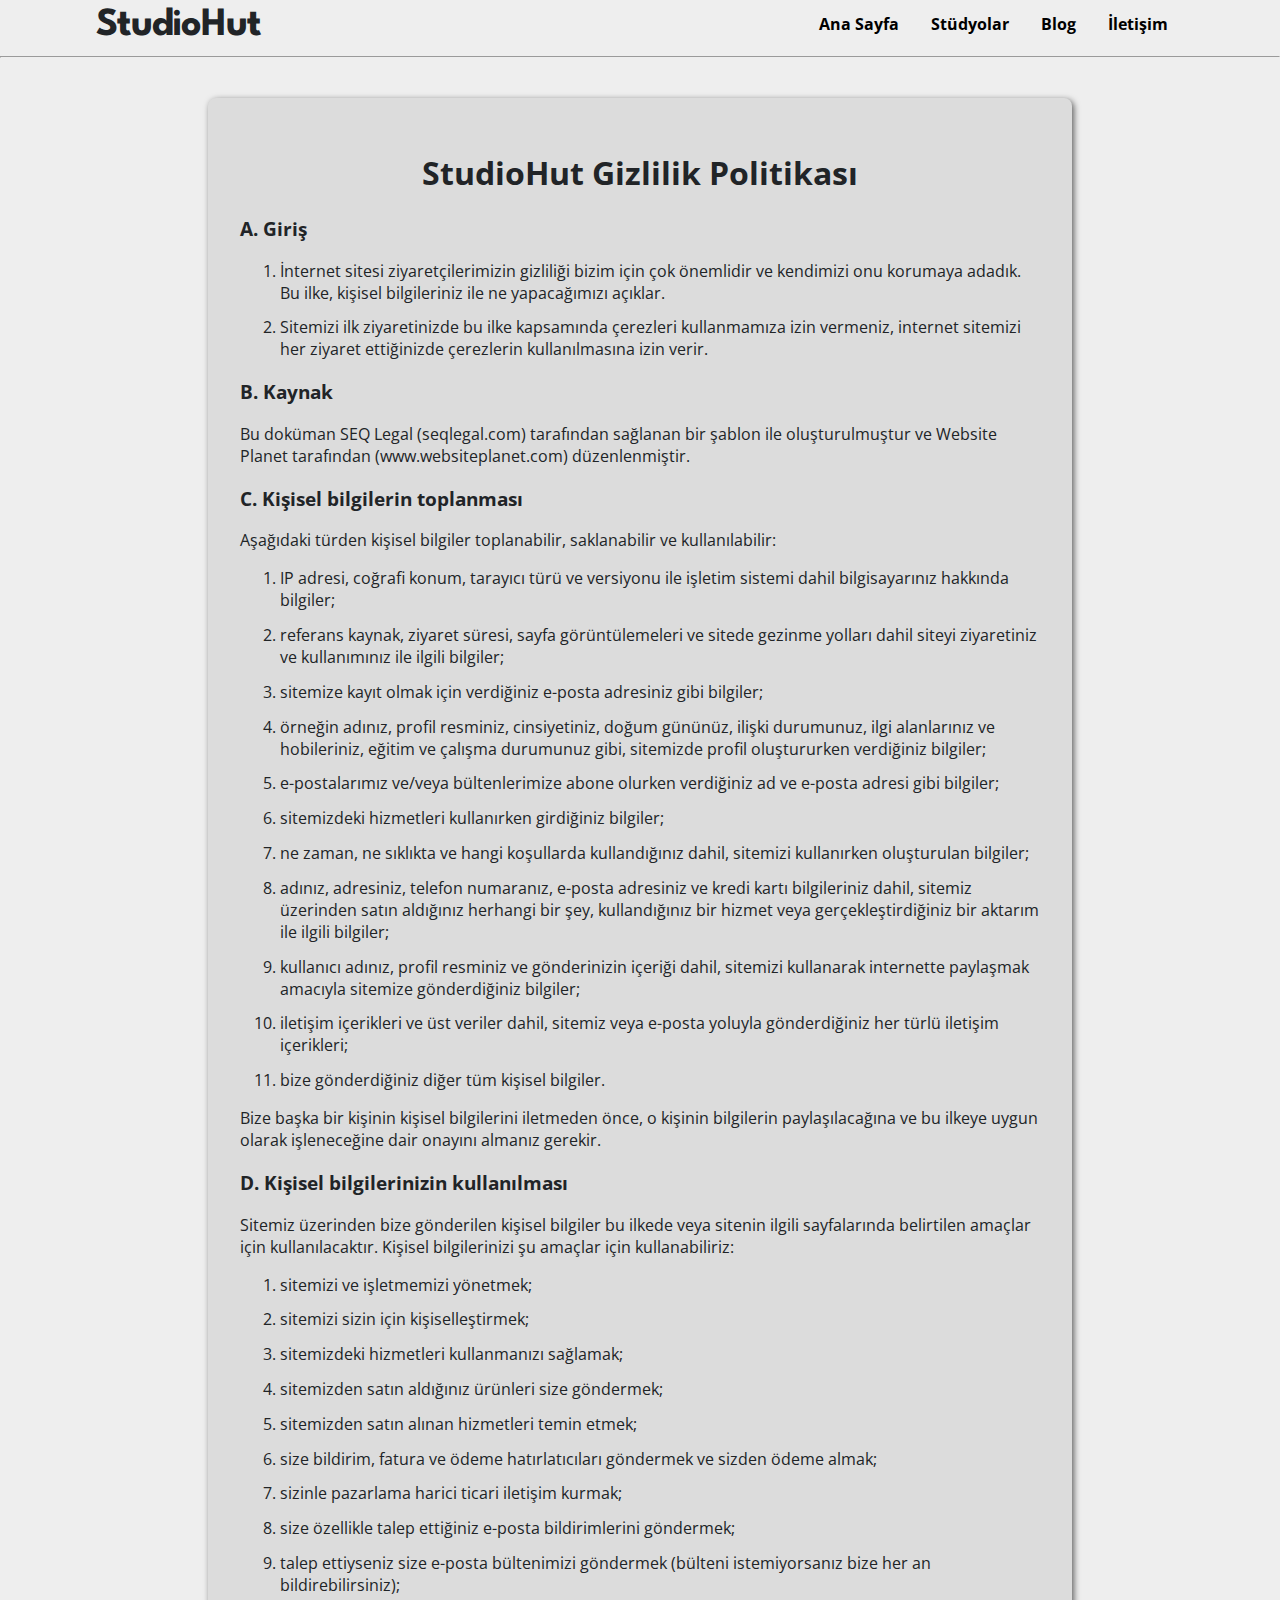
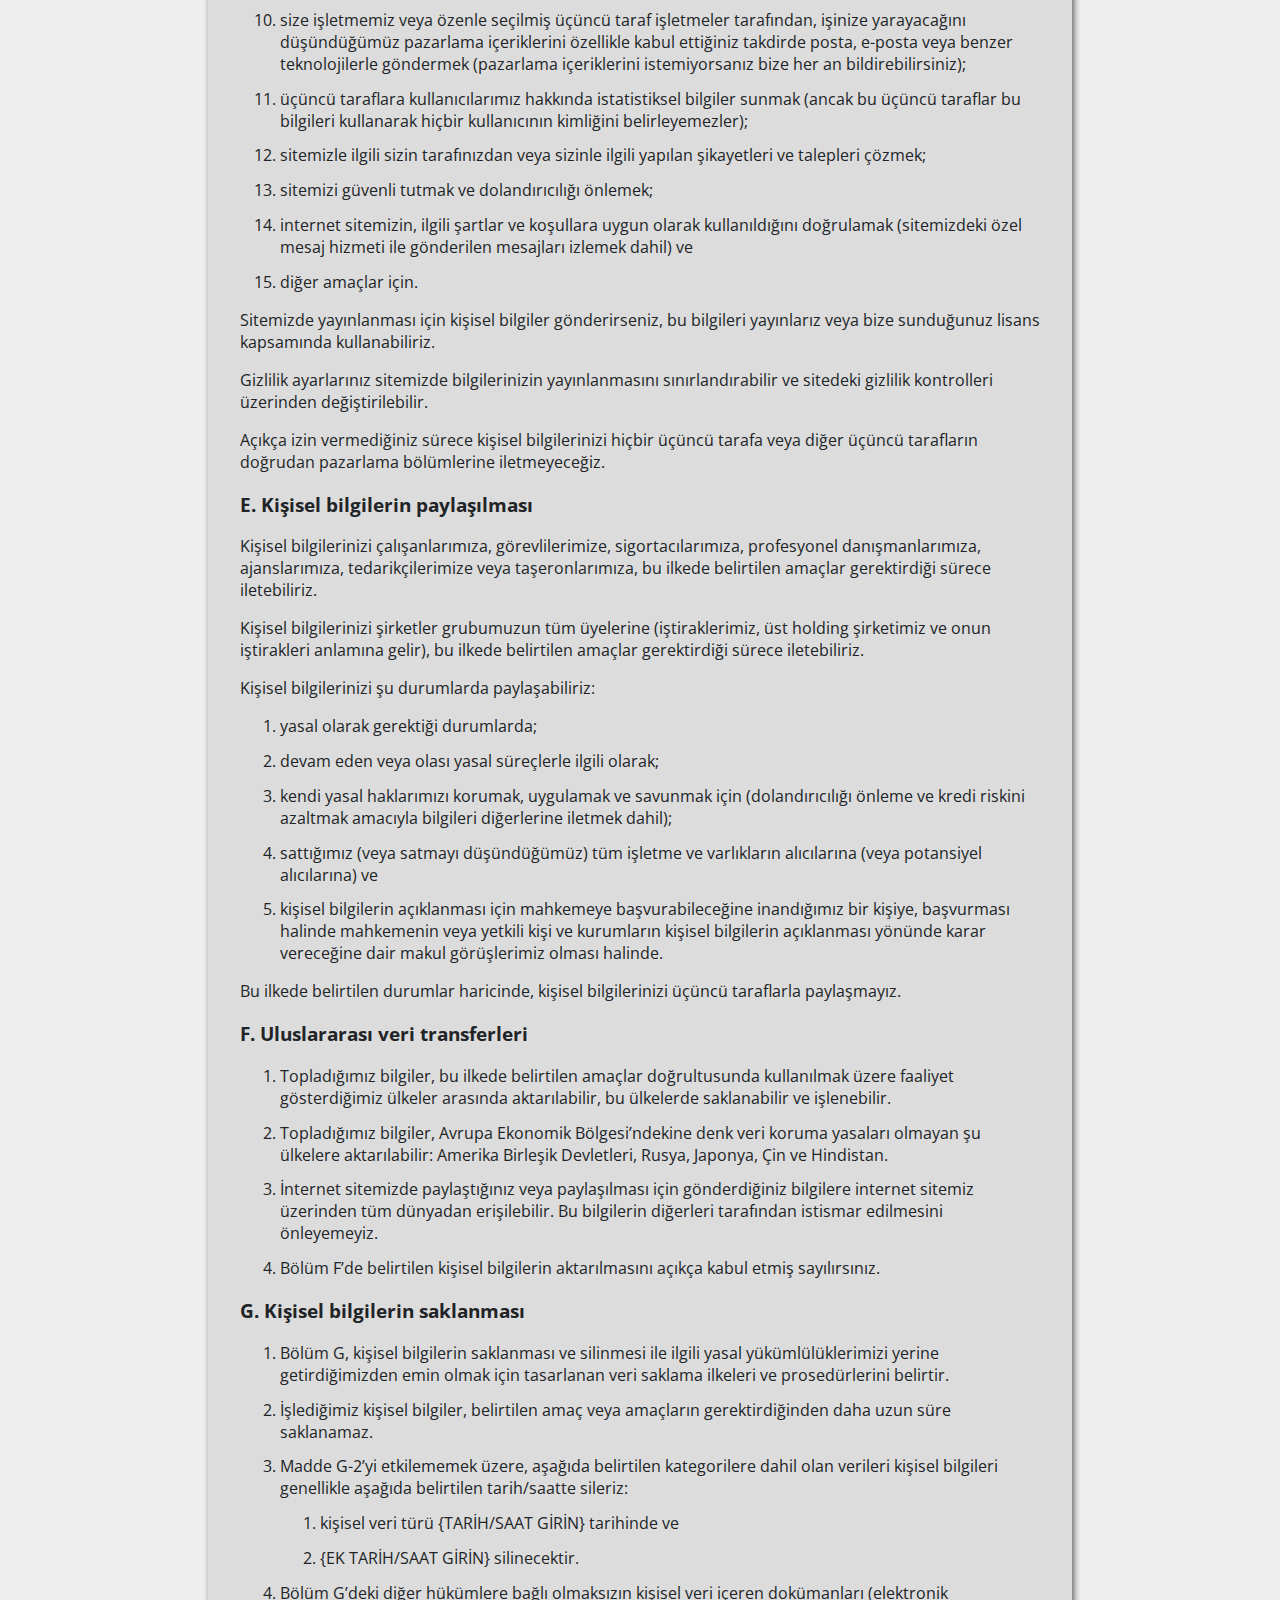
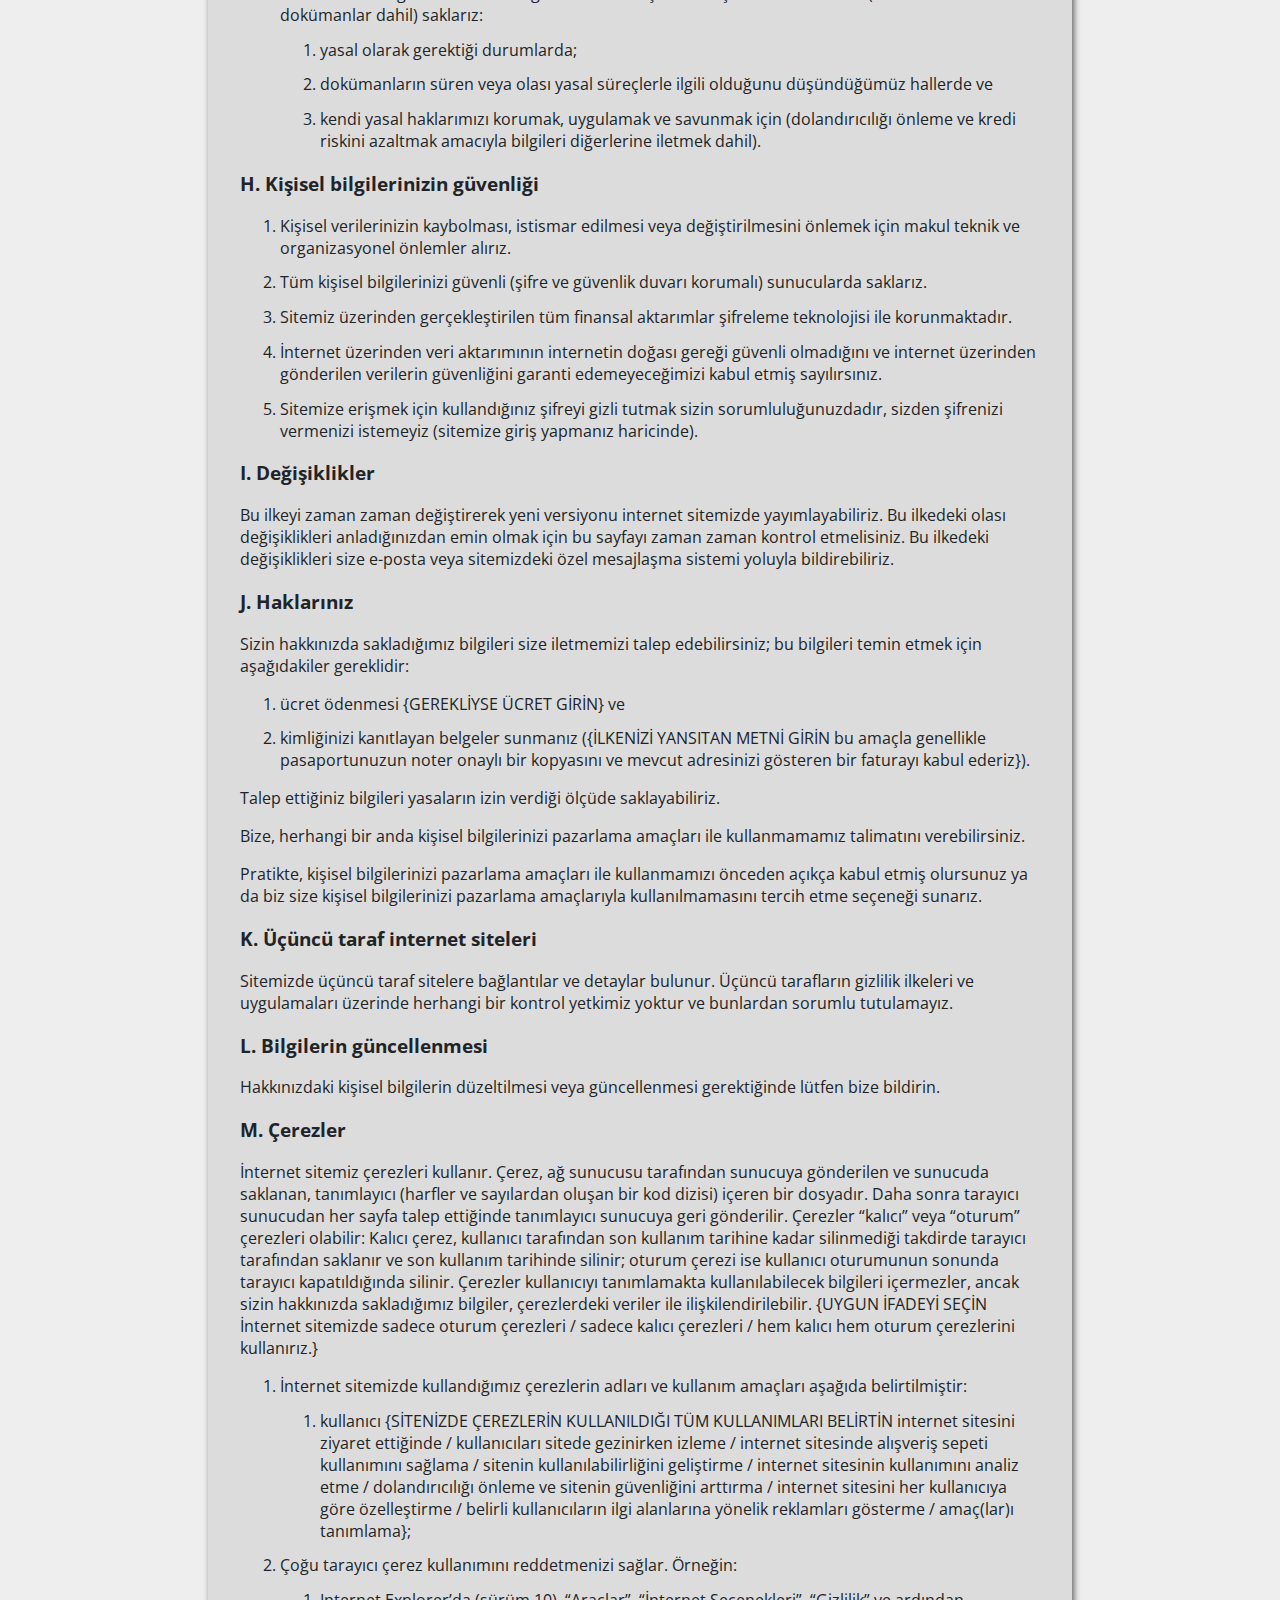
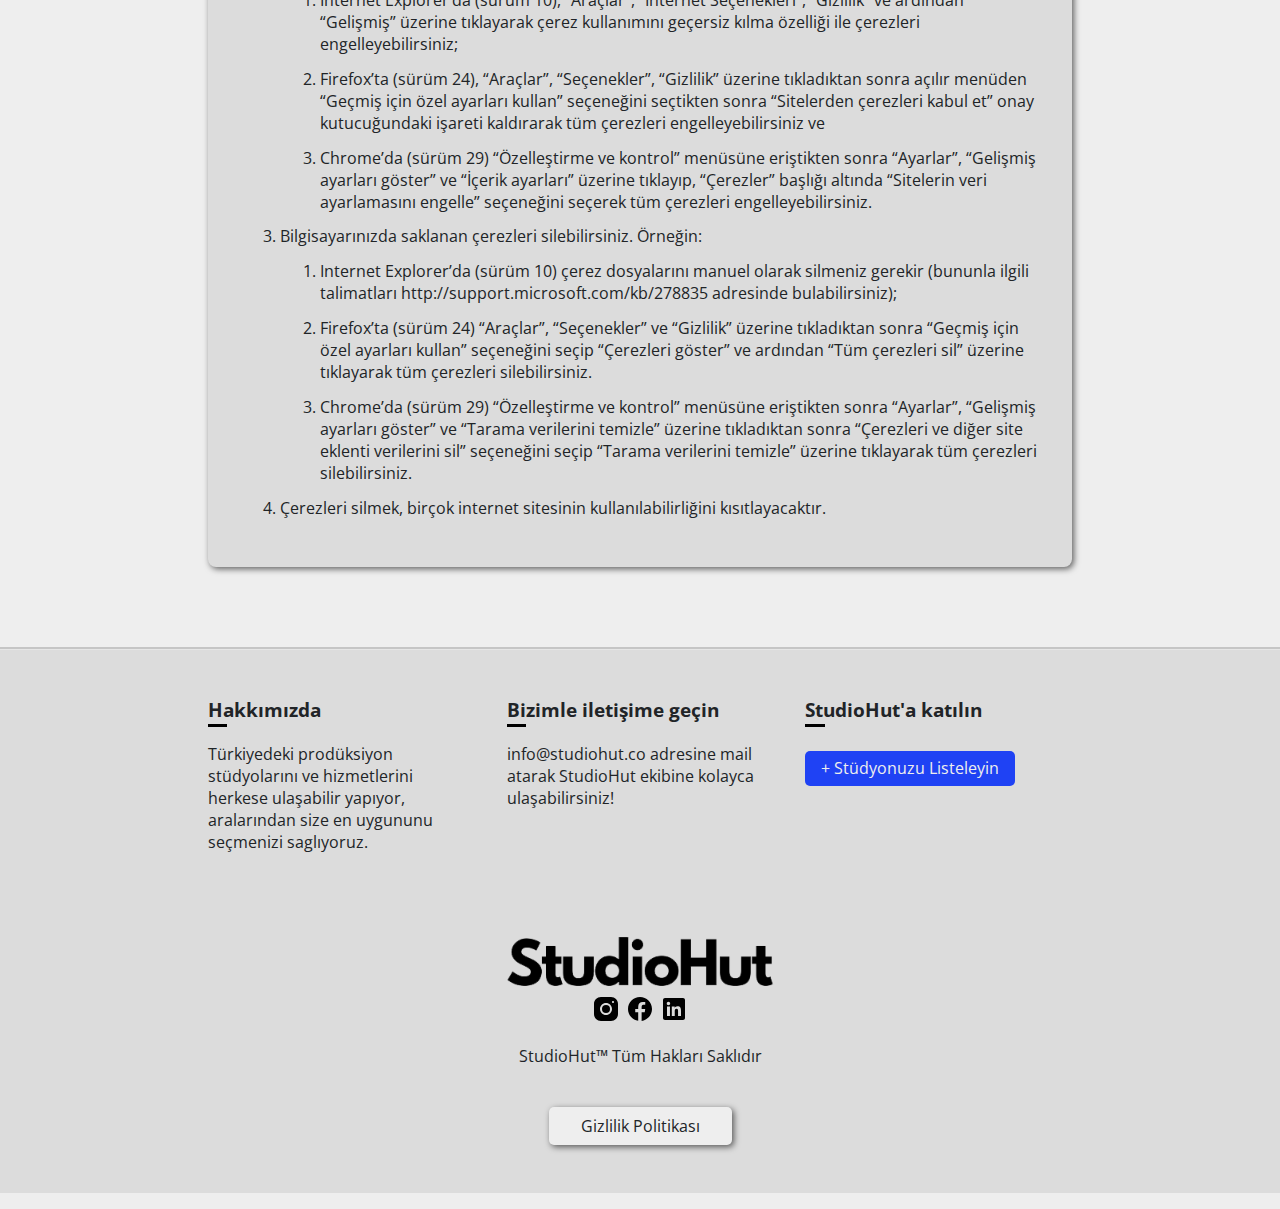
<file: files/privacy-policy.html>
<!DOCTYPE html>
<html lang="tr">
  <head>
    <meta charset="UTF-8" />
    <meta http-equiv="X-UA-Compatible" content="IE=edge" />
    <meta name="viewport" content="width=device-width, initial-scale=1.0" />
    <title>StudioHut</title>
    <link rel="icon" type="image/x-icon" href="/images/favicon.ico" />
    <link rel="preconnect" href="https://fonts.googleapis.com" />
    <link rel="preconnect" href="https://fonts.gstatic.com" crossorigin />
    <link
      href="https://fonts.googleapis.com/css2?family=Open+Sans:wght@400;500;600;700;800&display=swap"
      rel="stylesheet"
    />
    <link rel="preconnect" href="https://fonts.googleapis.com" />
    <link rel="preconnect" href="https://fonts.gstatic.com" crossorigin />
    <link
      href="https://fonts.googleapis.com/css2?family=League+Spartan:wght@600;700;900&display=swap"
      rel="stylesheet"
    />
    <link rel="stylesheet" href="/styles/shared.css" />
    <link rel="stylesheet" href="/styles/privacy.css" />
    <script src="/JS/mobile-menu.js" defer></script>
  </head>
  <body>
    <header>
      <div id="header-container">
        <div id="logo-container">
          <a href="/index.html" id="site-logo">StudioHut</a>
        </div>
        <button class="nav-toggle" id="menu-status-close">
          <span class="hamburger"></span>
          <span class="hamburger"></span>
          <span class="hamburger"></span>
        </button>

        <nav id="desktop-nav">
          <ul>
            <li><a href="/index.html">Ana Sayfa</a></li>
            <li><a href="">Stüdyolar</a></li>
            <li><a href="">Blog</a></li>
            <li><a href="">İletişim</a></li>
          </ul>
        </nav>

        <aside id="modal">
          <a href="/index.html" id="modal-site-logo">StudioHut</a>
          <div>
            <button class="nav-toggle" id="menu-status-open">
              <span class="hamburger"></span>
              <span class="hamburger"></span>
              <span class="hamburger"></span>
            </button>
          </div>
          <nav>
            <ul>
              <li><a href="/index.html">Ana Sayfa</a></li>
              <li><a href="">Stüdyolar</a></li>
              <li><a href="">Blog</a></li>
              <li><a href="">İletişim</a></li>
            </ul>
          </nav>
        </aside>
      </div>
      <hr />
    </header>

    <main>
      <div id="privacy-container">
        <h1>StudioHut Gizlilik Politikası</h1>
        <section class="privacy-section">
          <h3>A. Giriş</h3>
          <ol>
            <li>
              İnternet sitesi ziyaretçilerimizin gizliliği bizim için çok
              önemlidir ve kendimizi onu korumaya adadık. Bu ilke, kişisel
              bilgileriniz ile ne yapacağımızı açıklar.
            </li>
            <li>
              Sitemizi ilk ziyaretinizde bu ilke kapsamında çerezleri
              kullanmamıza izin vermeniz, internet sitemizi her ziyaret
              ettiğinizde çerezlerin kullanılmasına izin verir.
            </li>
          </ol>
        </section>

        <section class="privacy-section">
          <h3>B. Kaynak</h3>
          <p>
            Bu doküman SEQ Legal (seqlegal.com) tarafından sağlanan bir şablon
            ile oluşturulmuştur ve Website Planet tarafından
            (www.websiteplanet.com) düzenlenmiştir.
          </p>
        </section>
        <section class="privacy-section">
          <h3>C. Kişisel bilgilerin toplanması</h3>
          <p>
            Aşağıdaki türden kişisel bilgiler toplanabilir, saklanabilir ve
            kullanılabilir:
          </p>
          <ol>
            <li>
              IP adresi, coğrafi konum, tarayıcı türü ve versiyonu ile işletim
              sistemi dahil bilgisayarınız hakkında bilgiler;
            </li>
            <li>
              referans kaynak, ziyaret süresi, sayfa görüntülemeleri ve sitede
              gezinme yolları dahil siteyi ziyaretiniz ve kullanımınız ile
              ilgili bilgiler;
            </li>
            <li>
              sitemize kayıt olmak için verdiğiniz e-posta adresiniz gibi
              bilgiler;
            </li>
            <li>
              örneğin adınız, profil resminiz, cinsiyetiniz, doğum gününüz,
              ilişki durumunuz, ilgi alanlarınız ve hobileriniz, eğitim ve
              çalışma durumunuz gibi, sitemizde profil oluştururken verdiğiniz
              bilgiler;
            </li>
            <li>
              e-postalarımız ve/veya bültenlerimize abone olurken verdiğiniz ad
              ve e-posta adresi gibi bilgiler;
            </li>
            <li>sitemizdeki hizmetleri kullanırken girdiğiniz bilgiler;</li>
            <li>
              ne zaman, ne sıklıkta ve hangi koşullarda kullandığınız dahil,
              sitemizi kullanırken oluşturulan bilgiler;
            </li>
            <li>
              adınız, adresiniz, telefon numaranız, e-posta adresiniz ve kredi
              kartı bilgileriniz dahil, sitemiz üzerinden satın aldığınız
              herhangi bir şey, kullandığınız bir hizmet veya
              gerçekleştirdiğiniz bir aktarım ile ilgili bilgiler;
            </li>
            <li>
              kullanıcı adınız, profil resminiz ve gönderinizin içeriği dahil,
              sitemizi kullanarak internette paylaşmak amacıyla sitemize
              gönderdiğiniz bilgiler;
            </li>
            <li>
              iletişim içerikleri ve üst veriler dahil, sitemiz veya e-posta
              yoluyla gönderdiğiniz her türlü iletişim içerikleri;
            </li>
            <li>bize gönderdiğiniz diğer tüm kişisel bilgiler.</li>
          </ol>
          <p>
            Bize başka bir kişinin kişisel bilgilerini iletmeden önce, o kişinin
            bilgilerin paylaşılacağına ve bu ilkeye uygun olarak işleneceğine
            dair onayını almanız gerekir.
          </p>
        </section>
        <section class="privacy-section">
          <h3>D. Kişisel bilgilerinizin kullanılması</h3>
          <p>
            Sitemiz üzerinden bize gönderilen kişisel bilgiler bu ilkede veya
            sitenin ilgili sayfalarında belirtilen amaçlar için kullanılacaktır.
            Kişisel bilgilerinizi şu amaçlar için kullanabiliriz:
          </p>
          <ol>
            <li>sitemizi ve işletmemizi yönetmek;</li>
            <li>sitemizi sizin için kişiselleştirmek;</li>
            <li>sitemizdeki hizmetleri kullanmanızı sağlamak;</li>
            <li>sitemizden satın aldığınız ürünleri size göndermek;</li>
            <li>sitemizden satın alınan hizmetleri temin etmek;</li>
            <li>
              size bildirim, fatura ve ödeme hatırlatıcıları göndermek ve sizden
              ödeme almak;
            </li>
            <li>sizinle pazarlama harici ticari iletişim kurmak;</li>
            <li>
              size özellikle talep ettiğiniz e-posta bildirimlerini göndermek;
            </li>
            <li>
              talep ettiyseniz size e-posta bültenimizi göndermek (bülteni
              istemiyorsanız bize her an bildirebilirsiniz);
            </li>
            <li>
              size işletmemiz veya özenle seçilmiş üçüncü taraf işletmeler
              tarafından, işinize yarayacağını düşündüğümüz pazarlama
              içeriklerini özellikle kabul ettiğiniz takdirde posta, e-posta
              veya benzer teknolojilerle göndermek (pazarlama içeriklerini
              istemiyorsanız bize her an bildirebilirsiniz);
            </li>
            <li>
              üçüncü taraflara kullanıcılarımız hakkında istatistiksel bilgiler
              sunmak (ancak bu üçüncü taraflar bu bilgileri kullanarak hiçbir
              kullanıcının kimliğini belirleyemezler);
            </li>
            <li>
              sitemizle ilgili sizin tarafınızdan veya sizinle ilgili yapılan
              şikayetleri ve talepleri çözmek;
            </li>
            <li>sitemizi güvenli tutmak ve dolandırıcılığı önlemek;</li>
            <li>
              internet sitemizin, ilgili şartlar ve koşullara uygun olarak
              kullanıldığını doğrulamak (sitemizdeki özel mesaj hizmeti ile
              gönderilen mesajları izlemek dahil) ve
            </li>
            <li>diğer amaçlar için.</li>
          </ol>
          <p>
            Sitemizde yayınlanması için kişisel bilgiler gönderirseniz, bu
            bilgileri yayınlarız veya bize sunduğunuz lisans kapsamında
            kullanabiliriz.
          </p>
          <p>
            Gizlilik ayarlarınız sitemizde bilgilerinizin yayınlanmasını
            sınırlandırabilir ve sitedeki gizlilik kontrolleri üzerinden
            değiştirilebilir.
          </p>
          <p>
            Açıkça izin vermediğiniz sürece kişisel bilgilerinizi hiçbir üçüncü
            tarafa veya diğer üçüncü tarafların doğrudan pazarlama bölümlerine
            iletmeyeceğiz.
          </p>
        </section>

        <section class="privacy-section">
          <h3>E. Kişisel bilgilerin paylaşılması</h3>
          <p>
            Kişisel bilgilerinizi çalışanlarımıza, görevlilerimize,
            sigortacılarımıza, profesyonel danışmanlarımıza, ajanslarımıza,
            tedarikçilerimize veya taşeronlarımıza, bu ilkede belirtilen amaçlar
            gerektirdiği sürece iletebiliriz.
          </p>
          <p>
            Kişisel bilgilerinizi şirketler grubumuzun tüm üyelerine
            (iştiraklerimiz, üst holding şirketimiz ve onun iştirakleri anlamına
            gelir), bu ilkede belirtilen amaçlar gerektirdiği sürece
            iletebiliriz.
          </p>
          <p>Kişisel bilgilerinizi şu durumlarda paylaşabiliriz:</p>
          <ol>
            <li>yasal olarak gerektiği durumlarda;</li>
            <li>devam eden veya olası yasal süreçlerle ilgili olarak;</li>
            <li>
              kendi yasal haklarımızı korumak, uygulamak ve savunmak için
              (dolandırıcılığı önleme ve kredi riskini azaltmak amacıyla
              bilgileri diğerlerine iletmek dahil);
            </li>
            <li>
              sattığımız (veya satmayı düşündüğümüz) tüm işletme ve varlıkların
              alıcılarına (veya potansiyel alıcılarına) ve
            </li>
            <li>
              kişisel bilgilerin açıklanması için mahkemeye başvurabileceğine
              inandığımız bir kişiye, başvurması halinde mahkemenin veya yetkili
              kişi ve kurumların kişisel bilgilerin açıklanması yönünde karar
              vereceğine dair makul görüşlerimiz olması halinde.
            </li>
          </ol>
          <p>
            Bu ilkede belirtilen durumlar haricinde, kişisel bilgilerinizi
            üçüncü taraflarla paylaşmayız.
          </p>
        </section>

        <section class="privacy-section">
          <h3>F. Uluslararası veri transferleri</h3>
          <ol>
            <li>
              Topladığımız bilgiler, bu ilkede belirtilen amaçlar doğrultusunda
              kullanılmak üzere faaliyet gösterdiğimiz ülkeler arasında
              aktarılabilir, bu ülkelerde saklanabilir ve işlenebilir.
            </li>
            <li>
              Topladığımız bilgiler, Avrupa Ekonomik Bölgesi’ndekine denk veri
              koruma yasaları olmayan şu ülkelere aktarılabilir: Amerika
              Birleşik Devletleri, Rusya, Japonya, Çin ve Hindistan.
            </li>
            <li>
              İnternet sitemizde paylaştığınız veya paylaşılması için
              gönderdiğiniz bilgilere internet sitemiz üzerinden tüm dünyadan
              erişilebilir. Bu bilgilerin diğerleri tarafından istismar
              edilmesini önleyemeyiz.
            </li>
            <li>
              Bölüm F’de belirtilen kişisel bilgilerin aktarılmasını açıkça
              kabul etmiş sayılırsınız.
            </li>
          </ol>
        </section>

        <section class="privacy-section">
          <h3>G. Kişisel bilgilerin saklanması</h3>
          <ol>
            <li>
              Bölüm G, kişisel bilgilerin saklanması ve silinmesi ile ilgili
              yasal yükümlülüklerimizi yerine getirdiğimizden emin olmak için
              tasarlanan veri saklama ilkeleri ve prosedürlerini belirtir.
            </li>
            <li>
              İşlediğimiz kişisel bilgiler, belirtilen amaç veya amaçların
              gerektirdiğinden daha uzun süre saklanamaz.
            </li>
            <li>
              Madde G-2’yi etkilememek üzere, aşağıda belirtilen kategorilere
              dahil olan verileri kişisel bilgileri genellikle aşağıda
              belirtilen tarih/saatte sileriz:

              <ol>
                <li>kişisel veri türü {TARİH/SAAT GİRİN} tarihinde ve</li>
                <li>{EK TARİH/SAAT GİRİN} silinecektir.</li>
              </ol>
            </li>
            <li>
              Bölüm G’deki diğer hükümlere bağlı olmaksızın kişisel veri içeren
              dokümanları (elektronik dokümanlar dahil) saklarız:

              <ol>
                <li>yasal olarak gerektiği durumlarda;</li>
                <li>
                  dokümanların süren veya olası yasal süreçlerle ilgili olduğunu
                  düşündüğümüz hallerde ve
                </li>
                <li>
                  kendi yasal haklarımızı korumak, uygulamak ve savunmak için
                  (dolandırıcılığı önleme ve kredi riskini azaltmak amacıyla
                  bilgileri diğerlerine iletmek dahil).
                </li>
              </ol>
            </li>
          </ol>
        </section>

        <section class="privacy-section">
          <h3>H. Kişisel bilgilerinizin güvenliği</h3>
          <ol>
            <li>
              Kişisel verilerinizin kaybolması, istismar edilmesi veya
              değiştirilmesini önlemek için makul teknik ve organizasyonel
              önlemler alırız.
            </li>
            <li>
              Tüm kişisel bilgilerinizi güvenli (şifre ve güvenlik duvarı
              korumalı) sunucularda saklarız.
            </li>
            <li>
              Sitemiz üzerinden gerçekleştirilen tüm finansal aktarımlar
              şifreleme teknolojisi ile korunmaktadır.
            </li>
            <li>
              İnternet üzerinden veri aktarımının internetin doğası gereği
              güvenli olmadığını ve internet üzerinden gönderilen verilerin
              güvenliğini garanti edemeyeceğimizi kabul etmiş sayılırsınız.
            </li>
            <li>
              Sitemize erişmek için kullandığınız şifreyi gizli tutmak sizin
              sorumluluğunuzdadır, sizden şifrenizi vermenizi istemeyiz
              (sitemize giriş yapmanız haricinde).
            </li>
          </ol>
        </section>

        <section class="privacy-section">
          <h3>I. Değişiklikler</h3>
          <p>
            Bu ilkeyi zaman zaman değiştirerek yeni versiyonu internet sitemizde
            yayımlayabiliriz. Bu ilkedeki olası değişiklikleri anladığınızdan
            emin olmak için bu sayfayı zaman zaman kontrol etmelisiniz. Bu
            ilkedeki değişiklikleri size e-posta veya sitemizdeki özel
            mesajlaşma sistemi yoluyla bildirebiliriz.
          </p>
        </section>

        <section class="privacy-section">
          <h3>J. Haklarınız</h3>
          <p>
            Sizin hakkınızda sakladığımız bilgileri size iletmemizi talep
            edebilirsiniz; bu bilgileri temin etmek için aşağıdakiler
            gereklidir:
          </p>
          <ol>
            <li>ücret ödenmesi {GEREKLİYSE ÜCRET GİRİN} ve</li>
            <li>
              kimliğinizi kanıtlayan belgeler sunmanız ({İLKENİZİ YANSITAN METNİ
              GİRİN bu amaçla genellikle pasaportunuzun noter onaylı bir
              kopyasını ve mevcut adresinizi gösteren bir faturayı kabul
              ederiz}).
            </li>
          </ol>
          <p>
            Talep ettiğiniz bilgileri yasaların izin verdiği ölçüde
            saklayabiliriz.
          </p>
          <p>
            Bize, herhangi bir anda kişisel bilgilerinizi pazarlama amaçları ile
            kullanmamamız talimatını verebilirsiniz.
          </p>
          <p>
            Pratikte, kişisel bilgilerinizi pazarlama amaçları ile kullanmamızı
            önceden açıkça kabul etmiş olursunuz ya da biz size kişisel
            bilgilerinizi pazarlama amaçlarıyla kullanılmamasını tercih etme
            seçeneği sunarız.
          </p>
        </section>

        <section class="privacy-section">
          <h3>K. Üçüncü taraf internet siteleri</h3>
          <p>
            Sitemizde üçüncü taraf sitelere bağlantılar ve detaylar bulunur.
            Üçüncü tarafların gizlilik ilkeleri ve uygulamaları üzerinde
            herhangi bir kontrol yetkimiz yoktur ve bunlardan sorumlu
            tutulamayız.
          </p>
        </section>

        <section class="privacy-section">
          <h3>L. Bilgilerin güncellenmesi</h3>
          <p>
            Hakkınızdaki kişisel bilgilerin düzeltilmesi veya güncellenmesi
            gerektiğinde lütfen bize bildirin.
          </p>
        </section>

        <section class="privacy-section">
          <h3>M. Çerezler</h3>
          <p>
            İnternet sitemiz çerezleri kullanır. Çerez, ağ sunucusu tarafından
            sunucuya gönderilen ve sunucuda saklanan, tanımlayıcı (harfler ve
            sayılardan oluşan bir kod dizisi) içeren bir dosyadır. Daha sonra
            tarayıcı sunucudan her sayfa talep ettiğinde tanımlayıcı sunucuya
            geri gönderilir. Çerezler “kalıcı” veya “oturum” çerezleri olabilir:
            Kalıcı çerez, kullanıcı tarafından son kullanım tarihine kadar
            silinmediği takdirde tarayıcı tarafından saklanır ve son kullanım
            tarihinde silinir; oturum çerezi ise kullanıcı oturumunun sonunda
            tarayıcı kapatıldığında silinir. Çerezler kullanıcıyı tanımlamakta
            kullanılabilecek bilgileri içermezler, ancak sizin hakkınızda
            sakladığımız bilgiler, çerezlerdeki veriler ile
            ilişkilendirilebilir. {UYGUN İFADEYİ SEÇİN İnternet sitemizde sadece
            oturum çerezleri / sadece kalıcı çerezleri / hem kalıcı hem oturum
            çerezlerini kullanırız.}
          </p>
          <ol>
            <li>
              İnternet sitemizde kullandığımız çerezlerin adları ve kullanım
              amaçları aşağıda belirtilmiştir:

              <ol>
                <li>
                  kullanıcı {SİTENİZDE ÇEREZLERİN KULLANILDIĞI TÜM KULLANIMLARI
                  BELİRTİN internet sitesini ziyaret ettiğinde / kullanıcıları
                  sitede gezinirken izleme / internet sitesinde alışveriş sepeti
                  kullanımını sağlama / sitenin kullanılabilirliğini geliştirme
                  / internet sitesinin kullanımını analiz etme / dolandırıcılığı
                  önleme ve sitenin güvenliğini arttırma / internet sitesini her
                  kullanıcıya göre özelleştirme / belirli kullanıcıların ilgi
                  alanlarına yönelik reklamları gösterme / amaç(lar)ı
                  tanımlama};
                </li>
              </ol>
            </li>
            <li>
              Çoğu tarayıcı çerez kullanımını reddetmenizi sağlar. Örneğin:

              <ol>
                <li>
                  Internet Explorer’da (sürüm 10), “Araçlar”, “İnternet
                  Seçenekleri”, “Gizlilik” ve ardından “Gelişmiş” üzerine
                  tıklayarak çerez kullanımını geçersiz kılma özelliği ile
                  çerezleri engelleyebilirsiniz;
                </li>
                <li>
                  Firefox’ta (sürüm 24), “Araçlar”, “Seçenekler”, “Gizlilik”
                  üzerine tıkladıktan sonra açılır menüden “Geçmiş için özel
                  ayarları kullan” seçeneğini seçtikten sonra “Sitelerden
                  çerezleri kabul et” onay kutucuğundaki işareti kaldırarak tüm
                  çerezleri engelleyebilirsiniz ve
                </li>
                <li>
                  Chrome’da (sürüm 29) “Özelleştirme ve kontrol” menüsüne
                  eriştikten sonra “Ayarlar”, “Gelişmiş ayarları göster” ve
                  “İçerik ayarları” üzerine tıklayıp, “Çerezler” başlığı altında
                  “Sitelerin veri ayarlamasını engelle” seçeneğini seçerek tüm
                  çerezleri engelleyebilirsiniz.
                </li>
              </ol>
            </li>
            <li>
              Bilgisayarınızda saklanan çerezleri silebilirsiniz. Örneğin:

              <ol>
                <li>
                  Internet Explorer’da (sürüm 10) çerez dosyalarını manuel
                  olarak silmeniz gerekir (bununla ilgili talimatları
                  http://support.microsoft.com/kb/278835 adresinde
                  bulabilirsiniz);
                </li>
                <li>
                  Firefox’ta (sürüm 24) “Araçlar”, “Seçenekler” ve “Gizlilik”
                  üzerine tıkladıktan sonra “Geçmiş için özel ayarları kullan”
                  seçeneğini seçip “Çerezleri göster” ve ardından “Tüm çerezleri
                  sil” üzerine tıklayarak tüm çerezleri silebilirsiniz.
                </li>
                <li>
                  Chrome’da (sürüm 29) “Özelleştirme ve kontrol” menüsüne
                  eriştikten sonra “Ayarlar”, “Gelişmiş ayarları göster” ve
                  “Tarama verilerini temizle” üzerine tıkladıktan sonra
                  “Çerezleri ve diğer site eklenti verilerini sil” seçeneğini
                  seçip “Tarama verilerini temizle” üzerine tıklayarak tüm
                  çerezleri silebilirsiniz.
                </li>
              </ol>
            </li>
            <li>
              Çerezleri silmek, birçok internet sitesinin kullanılabilirliğini
              kısıtlayacaktır.
            </li>
          </ol>
        </section>
      </div>
    </main>

    <footer>
      <hr />
      <div id="first-footer-container">
        <div class="footer-context-container">
          <h3>Hakkımızda</h3>
          <span></span>
          <p>
            Türkiyedeki prodüksiyon stüdyolarını ve hizmetlerini herkese
            ulaşabilir yapıyor, aralarından size en uygununu seçmenizi
            saglıyoruz.
          </p>
        </div>

        <div class="footer-context-container">
          <h3>Bizimle iletişime geçin</h3>
          <span></span>
          <p>
            info@studiohut.co adresine mail atarak StudioHut ekibine kolayca
            ulaşabilirsiniz!
          </p>
        </div>

        <div class="footer-context-container">
          <h3>StudioHut'a katılın</h3>
          <span></span>
          <a href="/files/list-your-studio.html" id="footer-button"
            >+ Stüdyonuzu Listeleyin</a
          >
        </div>
      </div>

      <div id="second-footer-container">
        <div id="socials">
          <div id="svg-div">
            <a href="/index.html"
              ><img src="/images/StudioHut logo.png" alt="logo"
            /></a>
            <a href="https://www.instagram.com/studiohut.co/" target="_blank">
              <?xml version="1.0"?><svg
                fill="#000000"
                xmlns="http://www.w3.org/2000/svg"
                viewBox="0 0 30 30"
                width="30px"
                height="30px"
              >
                <path
                  d="M 9.9980469 3 C 6.1390469 3 3 6.1419531 3 10.001953 L 3 20.001953 C 3 23.860953 6.1419531 27 10.001953 27 L 20.001953 27 C 23.860953 27 27 23.858047 27 19.998047 L 27 9.9980469 C 27 6.1390469 23.858047 3 19.998047 3 L 9.9980469 3 z M 22 7 C 22.552 7 23 7.448 23 8 C 23 8.552 22.552 9 22 9 C 21.448 9 21 8.552 21 8 C 21 7.448 21.448 7 22 7 z M 15 9 C 18.309 9 21 11.691 21 15 C 21 18.309 18.309 21 15 21 C 11.691 21 9 18.309 9 15 C 9 11.691 11.691 9 15 9 z M 15 11 A 4 4 0 0 0 11 15 A 4 4 0 0 0 15 19 A 4 4 0 0 0 19 15 A 4 4 0 0 0 15 11 z"
                />
              </svg>
            </a>
            <a href="https://www.facebook.com/studiohut/" target="_blank">
              <?xml version="1.0"?><svg
                fill="#000000"
                xmlns="http://www.w3.org/2000/svg"
                viewBox="0 0 30 30"
                width="30px"
                height="30px"
              >
                <path
                  d="M15,3C8.373,3,3,8.373,3,15c0,6.016,4.432,10.984,10.206,11.852V18.18h-2.969v-3.154h2.969v-2.099c0-3.475,1.693-5,4.581-5 c1.383,0,2.115,0.103,2.461,0.149v2.753h-1.97c-1.226,0-1.654,1.163-1.654,2.473v1.724h3.593L19.73,18.18h-3.106v8.697 C22.481,26.083,27,21.075,27,15C27,8.373,21.627,3,15,3z"
                />
              </svg>
            </a>
            <a
              href="https://www.linkedin.com/company/studiohut"
              target="_blank"
            >
              <?xml version="1.0"?><svg
                fill="#000000"
                xmlns="http://www.w3.org/2000/svg"
                viewBox="0 0 30 30"
                width="30px"
                height="30px"
              >
                <path
                  d="M24,4H6C4.895,4,4,4.895,4,6v18c0,1.105,0.895,2,2,2h18c1.105,0,2-0.895,2-2V6C26,4.895,25.105,4,24,4z M10.954,22h-2.95 v-9.492h2.95V22z M9.449,11.151c-0.951,0-1.72-0.771-1.72-1.72c0-0.949,0.77-1.719,1.72-1.719c0.948,0,1.719,0.771,1.719,1.719 C11.168,10.38,10.397,11.151,9.449,11.151z M22.004,22h-2.948v-4.616c0-1.101-0.02-2.517-1.533-2.517 c-1.535,0-1.771,1.199-1.771,2.437V22h-2.948v-9.492h2.83v1.297h0.04c0.394-0.746,1.356-1.533,2.791-1.533 c2.987,0,3.539,1.966,3.539,4.522V22z"
                />
              </svg>
            </a>
            <p>StudioHut&trade; Tüm Hakları Saklıdır</p>
            <a href="/files/privacy-policy.html" id="privacy-policy"
              >Gizlilik Politikası</a
            >
          </div>
        </div>
      </div>
    </footer>
  </body>
</html>
</file>
<file: styles/shared.css>
body {
  margin: 0;
  padding: 0;
  font-family: 'Open Sans', sans-serif;
  color: rgb(33, 36, 39);
  background-color: rgb(238, 238, 238);
}

#header-container {
  margin: 1rem 1rem;
  height: 3rem;
  display: flex;
  justify-content: space-between;
  align-items: center;
  box-sizing: border-box;
}

#logo-container {
  width: 33%;
  text-align: left;
}

#site-logo {
  text-decoration: none;
  list-style: none;
  color: rgb(33, 36, 39);
  font-family: 'League Spartan', sans-serif;
  font-weight: 700;
  font-size: 2rem;
  letter-spacing: -0.95px;
}

.nav-toggle {
  width: 2.8rem;
  height: 2.8rem;
  padding: 0;
  border: 0;
  background-color: rgb(238, 238, 238);
  flex-direction: column;
  align-content: space-between;
}

.hamburger {
  margin: 0.5rem 0;
  padding-top: 0.1rem;
  padding-bottom: 0.1rem;
  display: block;
  width: 100%;
  height: 0.1rem;
  background-color: rgb(33, 36, 39);
  border-radius: 5px;
}

#modal {
  display: none;
  position: absolute;
  background-color: rgb(238, 238, 238);
  top: 0;
  left: 0;
  width: 100%;
  height: 100%;
  z-index: 2;
}

#modal-site-logo {
  text-decoration: none;
  position: absolute;
  list-style: none;
  color: rgb(33, 36, 39);
  font-family: 'League Spartan', sans-serif;
  font-weight: 700;
  font-size: 2rem;
  letter-spacing: -0.95px;
  top: 25.5px;
  left: 16px;
}

/* acilmis hamburger menusunu carpi yap */
#menu-status-open {
  position: absolute;
  top: 1.1rem;
  right: 1rem;
  z-index: 2;
}


#modal ul {
  position: absolute;
  padding: 0;
  top: 5rem;
  width: 100%;
  text-align: center;
  list-style: none;
}

#modal li {
  padding: 1rem 3rem;
}

#modal li a {
  text-decoration: none;
  color: rgb(33, 36, 39);
  font-family: inherit;
  font-weight: 700;
  font-size: 1.8rem;
}

#desktop-nav {
  display: none;
}

/* footer css */

footer {
  width: 100%;
  text-align: center;
  background-color: rgb(220, 220, 220);
}

footer hr {
  margin-top: 3rem;
  border: 0;
  height: 0;
  border-top: 2px solid rgba(0, 0, 0, 0.1);
  border-bottom: 1px solid rgba(255, 255, 255, 0.3);
}

#first-footer-container {
  margin: 1rem auto;
  padding: 0.8rem;
}

.footer-context-container {
  margin-bottom: 2rem;
}

.footer-context-container h3 {
  margin-bottom: 0.5rem;
}

#footer-button {
  text-decoration: none;
  color: rgb(238, 238, 238);
  padding: 0.5rem 2rem;
  background-color: rgb(31, 66, 244);
  border-radius: 5px;
  display: inline-block;
  margin-top: 0.5rem;
}

#second-footer-container {
  margin: 1rem auto;
}

#second-footer-container img {
  display: block;
  margin: 0 auto;
  height: 4rem;
}

#second-footer-container p {
  margin-top: 1rem;
}

#second-footer-container a {
  color: rgb(33, 36, 39);
  margin-bottom: 3rem;
  text-decoration: none;
}

#privacy-policy {
  text-decoration: none;
  color: rgb(33, 36, 39);
  padding: 0.5rem 2rem;
  background-color: rgb(238, 238, 238);
  border-radius: 5px;
  display: inline-block;
  box-shadow: 2px 2px 6px rgba(0, 0, 0, 0.6);
  margin-top: 1.5rem;
}

@media only screen and (min-width: 768px) {
  /* Header CSS */

  #header-container {
    margin: 0 auto;
    width: 85%;
  }

  #logo-container {
    padding-top: 0.2rem;
  }

  #site-logo {
    font-size: 2.5rem;
    /* display: block; */
  }

  .nav-toggle {
    display: none;
  }

  #desktop-nav {
    display: block;
  }

  #desktop-nav ul {
    display: flex;
    list-style: none;
    padding: 0;
  }

  #desktop-nav li {
    margin: auto 0.5rem;
  }

  #desktop-nav a {
    text-decoration: none;
    color: black;
    font-weight: 700;
    padding: 0.5rem;
  }

  #desktop-nav a:hover {
    background-color: rgb(31, 66, 244);
    border-radius: 5px;
    color: rgb(238, 238, 238);
  }

  /* Footer CSS */

  footer span {
    display: block;
    background-color: black;
    height: 0.2rem;
    width: 1.2rem;
    margin-bottom: 1rem;
  }

  #first-footer-container {
    display: flex;
    text-align: left;
    justify-content: center;
    width: 70%;
  }

  .footer-context-container h3 {
    margin-bottom: 0.1rem;
  }

  .footer-context-container {
    width: 20rem;
    padding: 0 1rem;
  }

  #footer-button {
    white-space: nowrap;
    padding: 0.4rem 1rem;
  }

  #second-footer-container {
    display: flex;
    flex-direction: column;
  }
}

@media only screen and (min-width: 1100px) {
  #header-container {
    width: 68rem;
  }
}
</file>
<file: styles/styles.css>
main {
  margin: 1rem auto;
  width: 95%;
}

.sections {
  /* margin-bottom: 2rem; */
  margin-bottom: 4rem;
}

.sections h2,
h3,
p {
  margin-block-start: 0;
  margin-block-end: 0;
}

.sections h2 {
  margin-bottom: 0.3rem;
}

.sections h3 {
  margin-bottom: 0.3rem;
}

.sections p {
  margin-bottom: 0.5rem;
}

#sections-container {
  position: relative;
  box-shadow: 2px 2px 8px rgba(0, 0, 0, 0.6);
  border-radius: 5px;
  overflow: hidden;
  margin-bottom: 1rem;
  height: 500px;
  margin-top: 1rem;
}

#sections-container img {
  width: 100%;
  height: 100%;
  filter: brightness(60%);
  object-fit: cover;
}

#sections-container h1 {
  position: absolute;
  bottom: 65px;
  left: 16px;
  color: rgb(238, 238, 238);
  font-weight: 700;
  font-size: 1.4rem;
  z-index: 1;
}

#sections-container a {
  position: absolute;
  bottom: 24px;
  left: 16px;
  z-index: 1;
  text-decoration: none;
  color: rgb(33, 36, 39);
  padding: 0.5rem 2rem;
  background-color: rgb(238, 238, 238);
  border-radius: 5px;
  display: inline-block;
  font-weight: 600;
}

.categories {
  position: relative;
  box-shadow: 2px 2px 8px rgba(0, 0, 0, 0.6);
  border-radius: 5px;
  overflow: hidden;
  margin-bottom: 2rem;
  height: 250px;
}

.categories img {
  width: 100%;
  height: 100%;
  filter: brightness(75%);
  object-fit: cover;
}

.categories a {
  position: absolute;
  top: 50%;
  left: 50%;
  transform: translate(-50%, -50%);
  text-decoration: none;
  color: rgb(238, 238, 238);
  font-weight: 700;
  font-size: 1.8rem;
  white-space: nowrap;
  display: block;
}

.popular-studios {
  position: relative;
  box-shadow: 2px 2px 6px rgba(0, 0, 0, 0.6);
  border-radius: 5px;
  overflow: hidden;
  margin-bottom: 1rem;
  height: 300px;
}

.popular-studios img {
  width: 100%;
  height: 100%;
  filter: brightness(75%);
  object-fit: cover;
}

.popular-studios a {
  position: absolute;
  top: 50%;
  left: 50%;
  transform: translate(-50%, -50%);
  text-decoration: none;
  font-family: 'League Spartan', sans-serif;
  color: rgb(238, 238, 238);
  font-weight: 700;
  font-size: 3.5rem;
  white-space: nowrap;
}

.h3-pop-studios {
  margin-top: 1.2rem;
}

#h3-top-margin {
  margin-top: 2.5rem;
}

#sumo {
  filter: brightness(80%);
}

#sanat {
  filter: brightness(70%);
}

#fua {
  filter: brightness(70%);
}

#zios {
  filter: brightness(70%);
}

#lighthouse {
  filter: brightness(80%);
}

#eclectic {
  filter: brightness(70%);
}

#studio-owners {
  position: relative;
  box-shadow: 2px 2px 6px rgba(0, 0, 0, 0.6);
  border-radius: 5px;
  overflow: hidden;
  margin-bottom: 1rem;
  height: 500px;
  margin-top: 3rem;
}

#studio-owners img {
  width: 100%;
  height: 100%;
  filter: brightness(80%);
  object-fit: cover;
}

#studio-owners h3 {
  position: absolute;
  bottom: 130px;
  left: 16px;
  color: rgb(238, 238, 238);
  font-weight: 700;
  font-size: 1.6rem;
  z-index: 1;
}

#studio-owners p {
  position: absolute;
  bottom: 75px;
  left: 16px;
  color: rgb(238, 238, 238);
  font-weight: 400;
  font-size: 1.2rem;
  z-index: 1;
}

#studio-owners a {
  position: absolute;
  bottom: 30px;
  left: 16px;
  z-index: 1;
  text-decoration: none;
  color: rgb(33, 36, 39);
  padding: 0.5rem 2rem;
  background-color: rgb(238, 238, 238);
  border-radius: 5px;
  display: inline-block;
}



/* width: 85%; 1100px */

@media only screen and (min-width: 768px) and (max-width: 1100px) {
  main {
    margin: 1rem auto;
    width: 85%;
  }

  h2 {
    font-size: 2rem;
  }

  h3 {
    font-size: 1.4rem;
  }

  /* Explore Studios Container */

  #sections-container {
    margin-top: 2rem;
    height: 350px;
  }

  #sections-container h1 {
    bottom: 65px;
    /* font-size: 1.6rem; */
    font-size: 1.8rem;
  }

  #sections-container a:hover {
    background-color: rgb(31, 66, 244);
    border-radius: 5px;
    color: rgb(238, 238, 238);
  }

  /* Categories Container */

  .categories-desktop-view {
    display: grid;
    grid-template-columns: 1fr 1fr;
    grid-gap: 1rem;
  }

  .popular-desktop-view {
    display: grid;
    grid-template-columns: 1fr 1fr 1fr;
    grid-gap: 1rem;
  }

  /* Studio Owners Container */

  #studio-owners {
    height: 300px;
  }

  #studio-owners h3 {
    bottom: 130px;
  }

  #studio-owners p {
    bottom: 75px;
  }

  #studio-owners a {
    bottom: 25px;
  }
}

@media only screen and (min-width: 1100px) {
  main {
    margin: 1rem auto;
    width: 67rem;
  }

  h2 {
    font-size: 2rem;
  }

  h3 {
    font-size: 1.4rem;
  }

  /* Explore Studios Container */

  #sections-container {
    margin-top: 2rem;
    height: 350px;
  }

  #sections-container h1 {
    bottom: 65px;
    font-size: 1.6rem;
  }

  #sections-container a:hover {
    background-color: rgb(31, 66, 244);
    border-radius: 5px;
    color: rgb(238, 238, 238);
  }

  /* Categories Container */

  .categories-desktop-view {
    display: grid;
    grid-template-columns: 1fr 1fr;
    grid-gap: 2rem;
  }

  .popular-desktop-view {
    display: grid;
    grid-template-columns: 1fr 1fr 1fr;
    grid-gap: 1rem;
  }

  /* Popular Studios Container */


  .popular-studios a {
    font-size: 4rem;
  }







  /* Studio Owners Container */

  #studio-owners {
    height: 300px;
  }

  #studio-owners h3 {
    bottom: 130px;
  }

  #studio-owners p {
    bottom: 75px;
  }

  #studio-owners a {
    bottom: 25px;
  }
}

/* divlerin border shadowlarini daha iyi yap.
  
  header bolumu desktop moda gectiginde ustte 
  hep esit boyutta kalsin math operatoru ile.

  belki kategorilerdeki iki divi daha kare yapabilirsin.

  white-spaceleri duzelt, gorsel olarak guzel dursunlar.

  desktopta studyo sahibi div'inin heightini arttir. 

  responsive footer ekle.


  google, youtube gibi sitelerde cok kucuk ekranda browser kuculmuyo arastir, sende yap.


*/
</file>
<file: styles/enroll.css>
h1 {
    text-align: center;
    font-size: 1.8rem;
}

#enroll-page-h3 {
    text-align: center;
}

#enroll-section {
    margin: 2rem auto;
    width: 90%;
    padding: 0.5rem;
    background-color: rgba(220, 220, 220, 0.551);
    /* box-shadow: 2px 2px 6px rgba(0, 0, 0, 0.2); */
    border-radius: 8px;
}


.selection-btn {
    display: block;
    margin: 0.5rem auto;
    width: 70%;
    height: 2rem;
    white-space: nowrap;       
    border: 0.1rem;
    color: rgb(33, 36, 39);
    background-color: rgb(243, 242, 242);
    border-radius: 5px;
    font-weight: 600;
    cursor: pointer;
}


form {
    width: 95%;
    margin: 1rem auto;
}

fieldset {
    border-radius: 5px;
    margin-bottom: 2rem;
    padding: 0.5rem;
    padding-top: 1rem;
    border-color: rgba(40, 44, 49, 0.354);
}

legend {
    font-size: 1.2rem;
    text-align: center;
}

form textarea {
    width: 98%;
    border-radius: 5px;
    resize: vertical;
}

#photography-form {
    /* display: none; */
    display: block;
}

#music-form {
    display: none;
}



label {
    display: block;
    margin-bottom: 0.2rem;
}

input {
    display: block;
    width: 98%;
    height: 1.5rem;
    margin-bottom: 1rem;
    border-radius: 5px;
    border: 0.4rem;
}

.align-checkbox-item {
    display: flex;
    align-items: flex-start;
    margin-bottom: 0.2rem;
}

.checkbox-input {
    width: 30px;
    display: block;
    margin: 0;
    margin-right: 0.5rem;
}

.checkbox-label {
    font-size: 1.1rem;
}



.form-submit-btn {
    display: block;
    margin: 1rem auto;
    width: 10rem;
    color: rgb(33, 36, 39);
    font-size: 1.2rem;
    font-family: 'Open Sans', sans-serif;
    padding: 0.5rem 2rem;
    background-color: rgb(238, 238, 238);
    border-radius: 5px;
    
    box-shadow: 1px 1px 3px rgba(0, 0, 0, 0.9);
    /* margin-top: 1.5rem; */
}




@media only screen and (min-width: 768px) {

#studio-category-selection {
    display: flex;
    flex-direction: column;
    justify-content: space-between;
    align-items: center;
    width: 85%;
    margin: 1rem auto;
}

.fieldset-desktop-view {
    display: flex;
    justify-content: space-around;
}

.align-checkbox-item {
    width: 250px;
}


}

@media only screen and (min-width: 768px) {

    #enroll-section {
        width: 38rem;
    }
    
    }
</file>
<file: styles/list-your-studio.css>
main {
  text-align: center;
}

h1 {
  margin-top: 3rem;
  margin-bottom: 0;
}


p {
  margin-top: 0;
  margin-bottom: 1rem;
}

.main-information {
  width: 95%;
  margin: 1rem auto;
}

main div img {
  width: 100%;
  border-radius: 5px;
  box-shadow: 2px 2px 8px rgba(0, 0, 0, 0.6);
}

#main-advantage-container svg {
  width: 4rem;
  height: 4rem;
}

#advantage-context h2 {
  margin-top: 5.5rem;
  margin-bottom: 0.5rem;
}

#advantage-context p {
  margin-bottom: 2.5rem;
}

.advantage-box {
  margin-bottom: 1rem;
}

.advantage-box h4 {
  margin-block-start: 0.2rem;
  margin-block-end: 0.2rem;
  font-size: 1.2rem;
}

.advantage-box p {
  margin-bottom: 1.5rem;
}

/* Subscription Section */

#subscription-section {
  width: 100%;
  height: 38rem;
  background-color: rgba(185, 195, 255, 255);
  padding-top: 3rem;
  margin-top: 6rem;
}

#subscription-main-div {
  width: 80%;
  margin: 0 auto;
}

#subscription-context {
  width: 90%;
  color: white;
  margin: 0 auto;
}

#subscription-context h3 {
  margin-block-start: 0;
  margin-block-end: 0.2rem;
  font-size: 1.8rem;
  font-weight: 700;
  white-space: nowrap;
}

#subscription-context p {
  font-size: 1.4rem;
  font-weight: 700;
  font-weight: 600;
}

#subscription-context ul {
  list-style: none;
  padding-inline-start: 0.2rem;
}

#subscription-context li {
  margin-bottom: 0.5rem;
}

#phone-decor {
  display: block;
  margin: 0 auto;
  width: 300px;
  height: 300px;
}

#phone-decor img {
  box-shadow: none;
}

#laptop-decor {
  display: none;
}

#enroll-button {
  text-decoration: none;
  color: rgb(238, 238, 238);
  padding: 0.5rem 2rem;
  background-color: rgb(31, 66, 244);
  border-radius: 5px;
  display: inline-block;
  margin-top: 0.5rem;
}

footer hr {
  margin-top: 0rem;
}

@media only screen and (min-width: 768px) {
  body {
    margin: 0;
  }

  .main-information {
    margin: 1rem auto;
    width: 70%;
  }

  h1 {
    font-size: 2.5rem;
    margin-left: 0.4rem;
  }

  #first-div {
    display: flex;
    flex-direction: row-reverse;
    align-items: center;
    justify-content: space-between;
    margin-top: 3rem;
  }

  #first-context {
    display: flex;
    flex-direction: column;
    margin-left: 2rem;
  }

  #first-context p {
    font-size: 1.2rem;
  }

  #first-div img {
    width: 50%;
  }

  #advantage-context {
    text-align: left;
    margin-top: 3rem;
  }

  #advantage-context h2 {
    margin-block-end: 0.2rem;
    font-size: 1.6rem;
  }

  #advantage-context p {
    font-size: 1.2rem;
    margin-bottom: 2.2rem;
  }

  #main-advantage-container {
    display: flex;
    height: 27rem;
  }

  .advantage-line {
    display: flex;
    flex-direction: column;
    justify-content: space-between;
    margin-bottom: 1rem;
  }

  .advantage-box {
    text-align: left;
    margin-right: 0.4rem;
  }

  /* Subscription Section */

  #subscription-section {
    height: 35rem;
  }

  #subscription-main-div {
    display: flex;
    flex-direction: row-reverse;
    width: 60rem;
    justify-content: space-between;
  }

  #subscription-context {
    display: flex;
    flex-direction: column;
    justify-content: center;
    text-align: left;
    width: 20rem;
  }

  #subscription-context h3 {
    font-size: 2rem;
  }

  #subscription-context p {
    font-size: 1.5rem;
  }

  #subscription-context li {
    font-size: 1.4rem;
  }

  #phone-decor {
    display: none;
  }

  #laptop-decor {
    display: block;
    width: 30rem;
    height: 30rem;
  }

  #laptop-decor img {
    box-shadow: none;
  }

  #enroll-button {
    width: 60%;  
    white-space: nowrap;
    text-align: center;
}

}

@media only screen and (min-width: 1405px) {
  .main-information {
    width: 60%;
  }

  h1 {
    font-size: 3rem;
  }

  #advantage-context h2 {
    margin-block-end: 0.2rem;
    font-size: 1.8rem;
  }
}

@media only screen and (min-width: 1975px) {
  .main-information {
    width: 50%;
  }
}
</file>
<file: styles/privacy.css>
main {
    display: flex;
    justify-content: center;
    align-items: center;
}

h1 {
    font-size: 2rem;
    text-align: center;
}

#privacy-container {
    margin: 2rem auto;
    width: 90%;
    padding: 0.5rem;
    background-color: rgb(220, 220, 220);
    box-shadow: 2px 2px 6px rgba(0, 0, 0, 0.6);
    border-radius: 8px;
}

li {
    margin-top: 0.8rem;
    margin-bottom: 0.8rem;
}


@media only screen and (min-width: 768px) {

#privacy-container {
    width: 50rem;
    padding: 2rem;
}




}
</file>
